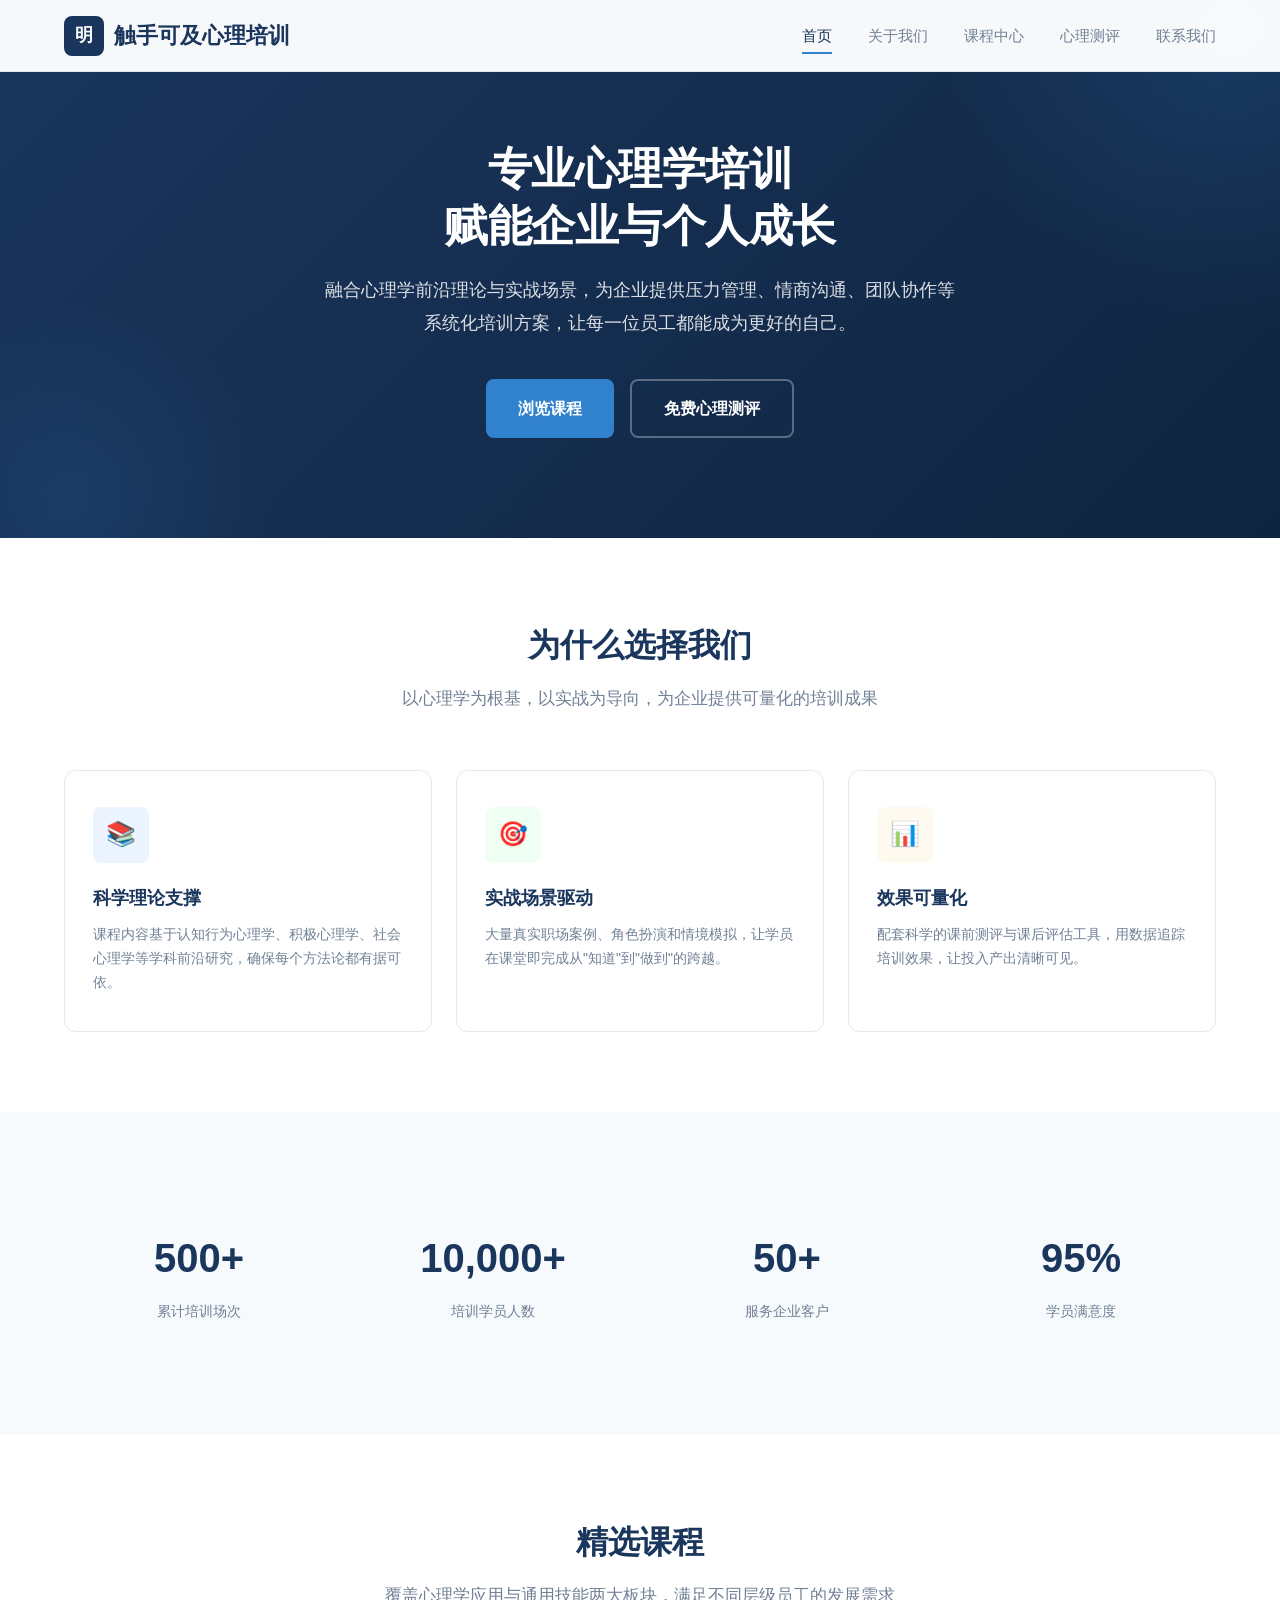
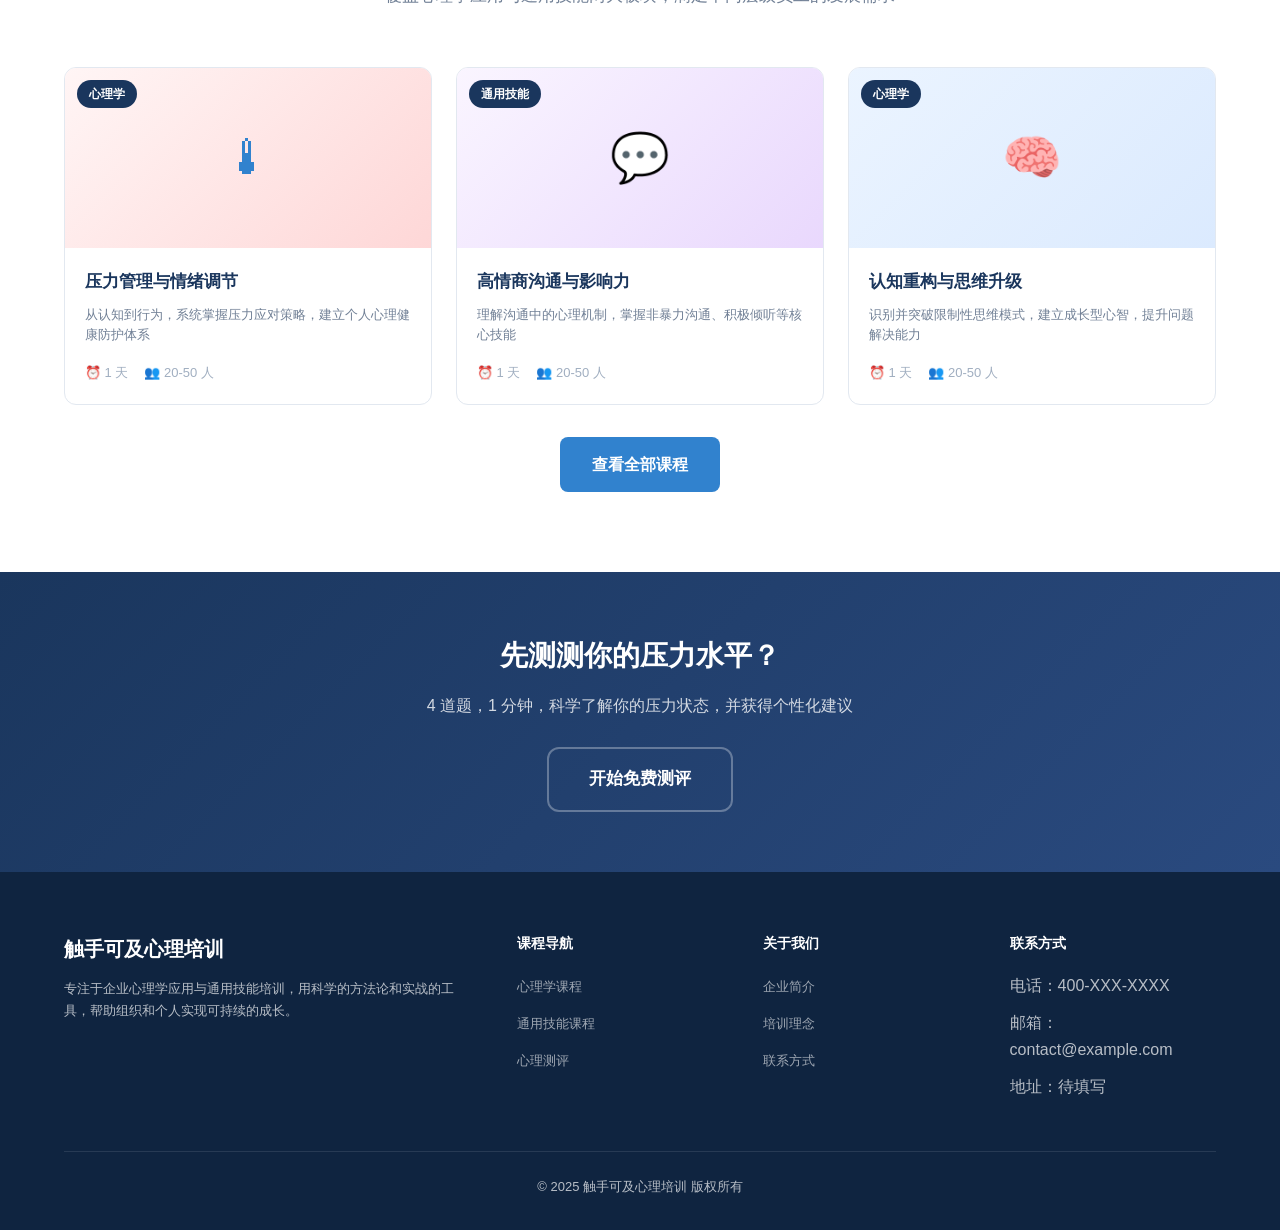
<file: index.html>
<!DOCTYPE html>
<html lang="zh-CN">
<head>
  <meta charset="UTF-8">
  <meta name="viewport" content="width=device-width, initial-scale=1.0">
  <title>触手可及心理培训 - 专业心理学与企业通用技能培训</title>
  <meta name="description" content="触手可及心理培训，专注为企业提供心理学应用、沟通能力、压力管理、情商提升等专业培训服务。科学测评+系统课程，赋能组织与个人成长。">
  <link rel="stylesheet" href="css/style.css">
</head>
<body>

<!-- Navigation -->
<nav class="nav">
  <div class="container">
    <a href="index.html" class="nav-logo">
      <span class="nav-logo-icon">明</span>
      触手可及心理培训
    </a>
    <ul class="nav-links">
      <li><a href="index.html" class="active">首页</a></li>
      <li><a href="about.html">关于我们</a></li>
      <li><a href="courses.html">课程中心</a></li>
      <li><a href="assessment.html">心理测评</a></li>
      <li><a href="contact.html">联系我们</a></li>
    </ul>
    <button class="mobile-toggle" aria-label="菜单">
      <span></span><span></span><span></span>
    </button>
  </div>
</nav>

<!-- Hero -->
<section class="hero">
  <div class="container">
    <h1>专业心理学培训<br>赋能企业与个人成长</h1>
    <p>融合心理学前沿理论与实战场景，为企业提供压力管理、情商沟通、团队协作等系统化培训方案，让每一位员工都能成为更好的自己。</p>
    <div class="hero-buttons">
      <a href="courses.html" class="btn btn-primary">浏览课程</a>
      <a href="assessment.html" class="btn btn-outline">免费心理测评</a>
    </div>
  </div>
</section>

<!-- Features -->
<section class="section">
  <div class="container">
    <div class="section-header">
      <h2>为什么选择我们</h2>
      <p>以心理学为根基，以实战为导向，为企业提供可量化的培训成果</p>
    </div>
    <div class="features-grid">
      <div class="feature-card">
        <div class="feature-icon blue">&#128218;</div>
        <h3>科学理论支撑</h3>
        <p>课程内容基于认知行为心理学、积极心理学、社会心理学等学科前沿研究，确保每个方法论都有据可依。</p>
      </div>
      <div class="feature-card">
        <div class="feature-icon green">&#127919;</div>
        <h3>实战场景驱动</h3>
        <p>大量真实职场案例、角色扮演和情境模拟，让学员在课堂即完成从"知道"到"做到"的跨越。</p>
      </div>
      <div class="feature-card">
        <div class="feature-icon orange">&#128202;</div>
        <h3>效果可量化</h3>
        <p>配套科学的课前测评与课后评估工具，用数据追踪培训效果，让投入产出清晰可见。</p>
      </div>
    </div>
  </div>
</section>

<!-- Stats -->
<section class="section bg-light">
  <div class="container">
    <div class="stats-grid">
      <div class="stat-card">
        <div class="stat-number">500+</div>
        <div class="stat-label">累计培训场次</div>
      </div>
      <div class="stat-card">
        <div class="stat-number">10,000+</div>
        <div class="stat-label">培训学员人数</div>
      </div>
      <div class="stat-card">
        <div class="stat-number">50+</div>
        <div class="stat-label">服务企业客户</div>
      </div>
      <div class="stat-card">
        <div class="stat-number">95%</div>
        <div class="stat-label">学员满意度</div>
      </div>
    </div>
  </div>
</section>

<!-- Featured Courses -->
<section class="section">
  <div class="container">
    <div class="section-header">
      <h2>精选课程</h2>
      <p>覆盖心理学应用与通用技能两大板块，满足不同层级员工的发展需求</p>
    </div>
    <div class="courses-grid">
      <a href="courses.html" class="course-card">
        <div class="course-card-img stress">
          <span class="course-card-badge">心理学</span>
          &#127777;
        </div>
        <div class="course-card-body">
          <h3>压力管理与情绪调节</h3>
          <p>从认知到行为，系统掌握压力应对策略，建立个人心理健康防护体系</p>
          <div class="course-meta">
            <span>&#9200; 1 天</span>
            <span>&#128101; 20-50 人</span>
          </div>
        </div>
      </a>
      <a href="courses.html" class="course-card">
        <div class="course-card-img comm">
          <span class="course-card-badge">通用技能</span>
          &#128172;
        </div>
        <div class="course-card-body">
          <h3>高情商沟通与影响力</h3>
          <p>理解沟通中的心理机制，掌握非暴力沟通、积极倾听等核心技能</p>
          <div class="course-meta">
            <span>&#9200; 1 天</span>
            <span>&#128101; 20-50 人</span>
          </div>
        </div>
      </a>
      <a href="courses.html" class="course-card">
        <div class="course-card-img psych">
          <span class="course-card-badge">心理学</span>
          &#129504;
        </div>
        <div class="course-card-body">
          <h3>认知重构与思维升级</h3>
          <p>识别并突破限制性思维模式，建立成长型心智，提升问题解决能力</p>
          <div class="course-meta">
            <span>&#9200; 1 天</span>
            <span>&#128101; 20-50 人</span>
          </div>
        </div>
      </a>
    </div>
    <div class="text-center mt-8">
      <a href="courses.html" class="btn btn-primary">查看全部课程</a>
    </div>
  </div>
</section>

<!-- Assessment CTA -->
<section class="cta-banner">
  <div class="container">
    <h2>先测测你的压力水平？</h2>
    <p>4 道题，1 分钟，科学了解你的压力状态，并获得个性化建议</p>
    <a href="assessment.html" class="btn btn-outline btn-lg">开始免费测评</a>
  </div>
</section>

<!-- Footer -->
<footer class="footer">
  <div class="container">
    <div class="footer-grid">
      <div class="footer-brand">
        <h3>触手可及心理培训</h3>
        <p>专注于企业心理学应用与通用技能培训，用科学的方法论和实战的工具，帮助组织和个人实现可持续的成长。</p>
      </div>
      <div class="footer-col">
        <h4>课程导航</h4>
        <ul>
          <li><a href="courses.html">心理学课程</a></li>
          <li><a href="courses.html">通用技能课程</a></li>
          <li><a href="assessment.html">心理测评</a></li>
        </ul>
      </div>
      <div class="footer-col">
        <h4>关于我们</h4>
        <ul>
          <li><a href="about.html">企业简介</a></li>
          <li><a href="about.html">培训理念</a></li>
          <li><a href="contact.html">联系方式</a></li>
        </ul>
      </div>
      <div class="footer-col">
        <h4>联系方式</h4>
        <ul>
          <li>电话：400-XXX-XXXX</li>
          <li>邮箱：contact@example.com</li>
          <li>地址：待填写</li>
        </ul>
      </div>
    </div>
    <div class="footer-bottom">
      &copy; 2025 触手可及心理培训 版权所有
    </div>
  </div>
</footer>

<script src="js/main.js"></script>
</body>
</html>
</file>
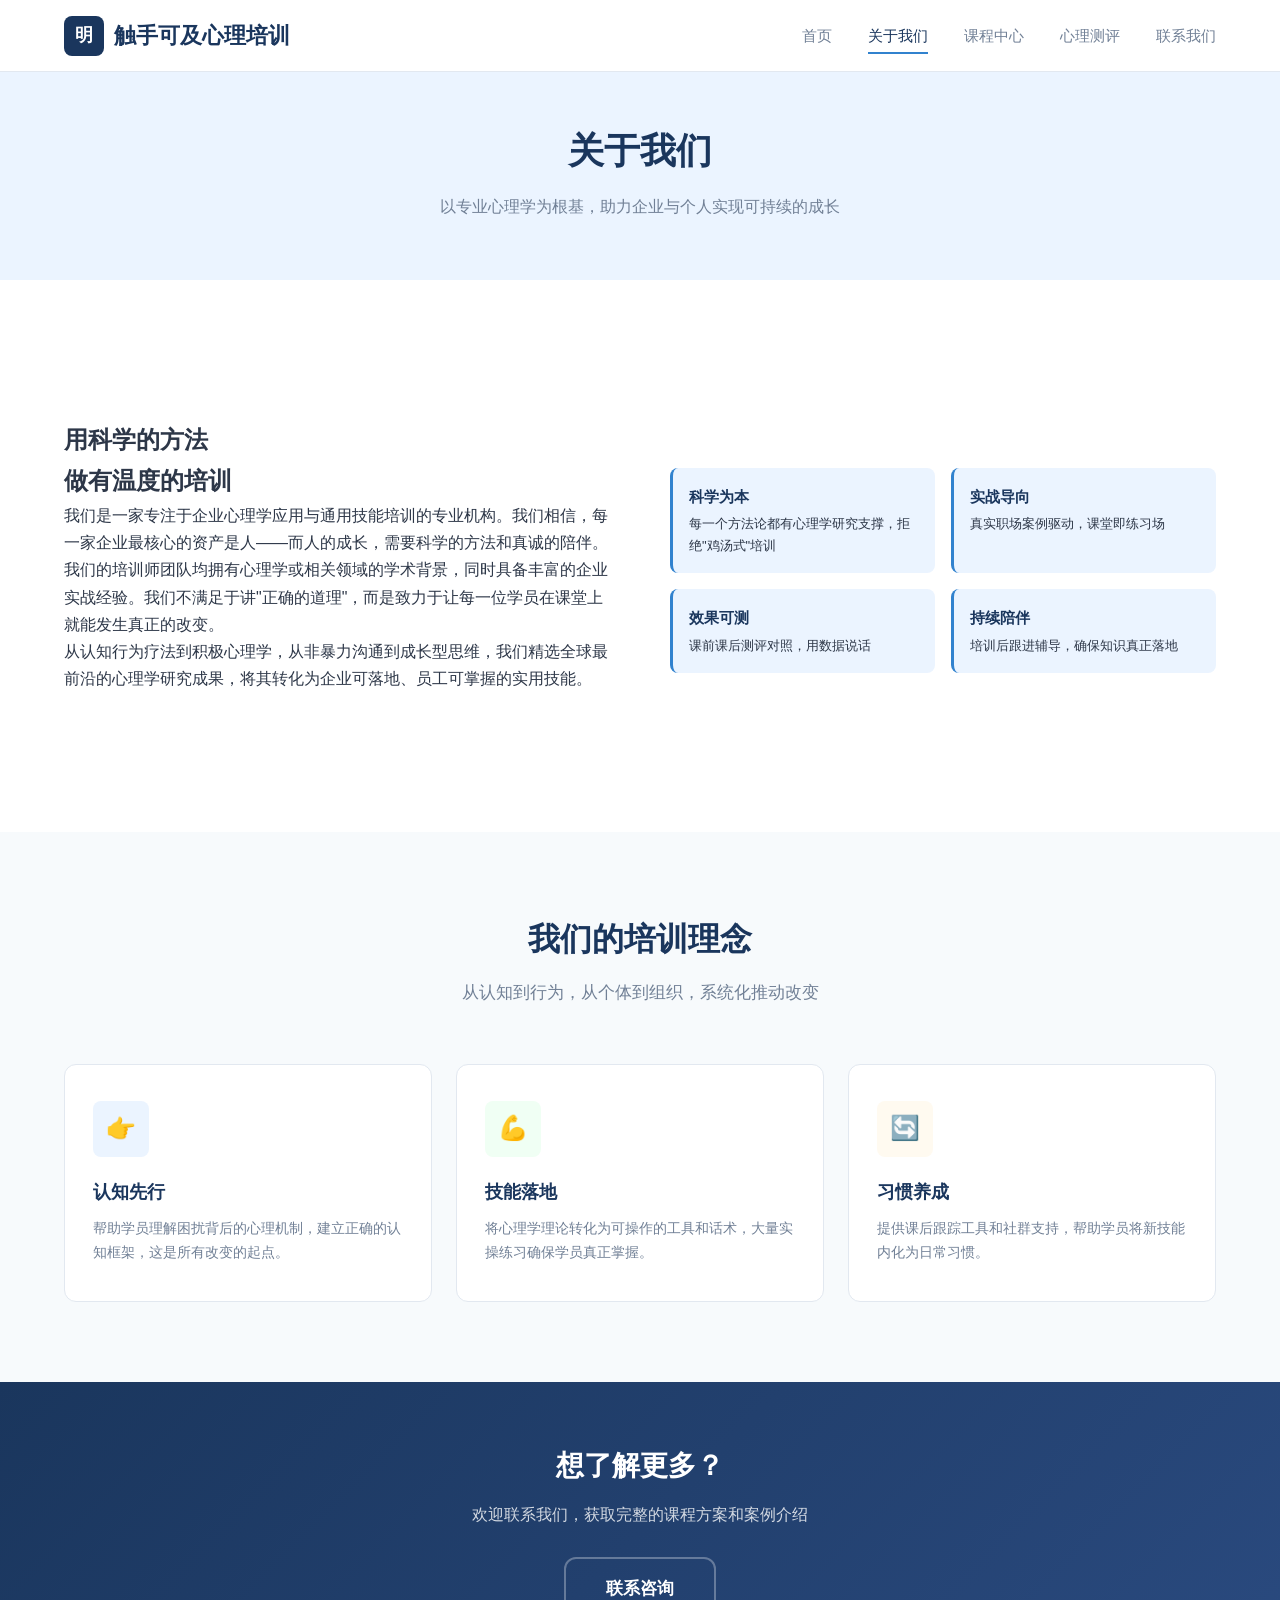
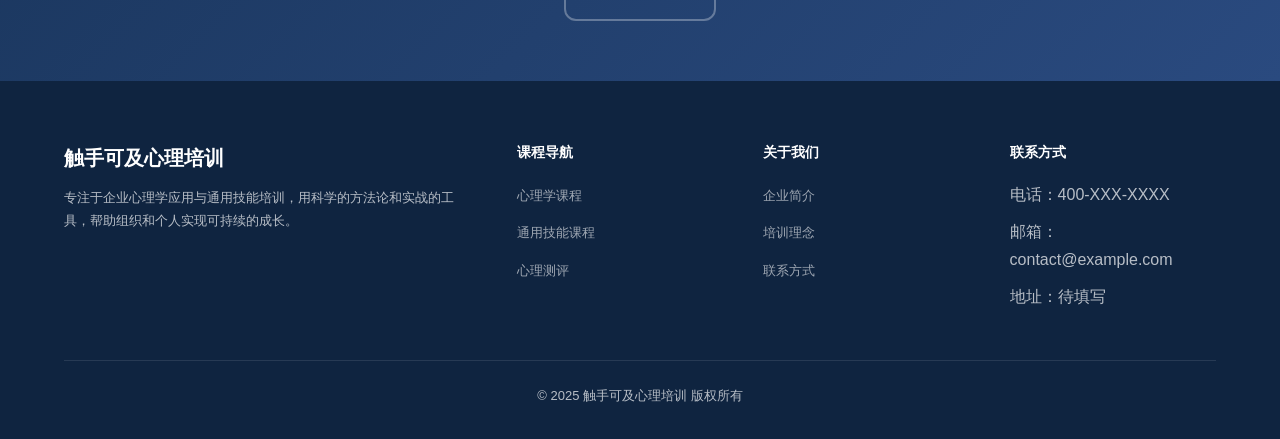
<file: about.html>
<!DOCTYPE html>
<html lang="zh-CN">
<head>
  <meta charset="UTF-8">
  <meta name="viewport" content="width=device-width, initial-scale=1.0">
  <title>关于我们 - 触手可及心理培训</title>
  <link rel="stylesheet" href="css/style.css">
</head>
<body>

<nav class="nav">
  <div class="container">
    <a href="index.html" class="nav-logo">
      <span class="nav-logo-icon">明</span>
      触手可及心理培训
    </a>
    <ul class="nav-links">
      <li><a href="index.html">首页</a></li>
      <li><a href="about.html" class="active">关于我们</a></li>
      <li><a href="courses.html">课程中心</a></li>
      <li><a href="assessment.html">心理测评</a></li>
      <li><a href="contact.html">联系我们</a></li>
    </ul>
    <button class="mobile-toggle" aria-label="菜单">
      <span></span><span></span><span></span>
    </button>
  </div>
</nav>

<section class="page-hero">
  <div class="container">
    <h1>关于我们</h1>
    <p>以专业心理学为根基，助力企业与个人实现可持续的成长</p>
  </div>
</section>

<section class="section">
  <div class="container">
    <div class="about-content">
      <div>
        <h2>用科学的方法<br>做有温度的培训</h2>
        <p>我们是一家专注于企业心理学应用与通用技能培训的专业机构。我们相信，每一家企业最核心的资产是人——而人的成长，需要科学的方法和真诚的陪伴。</p>
        <p>我们的培训师团队均拥有心理学或相关领域的学术背景，同时具备丰富的企业实战经验。我们不满足于讲"正确的道理"，而是致力于让每一位学员在课堂上就能发生真正的改变。</p>
        <p>从认知行为疗法到积极心理学，从非暴力沟通到成长型思维，我们精选全球最前沿的心理学研究成果，将其转化为企业可落地、员工可掌握的实用技能。</p>
      </div>
      <div>
        <div class="about-values">
          <div class="value-item">
            <h4>科学为本</h4>
            <p>每一个方法论都有心理学研究支撑，拒绝"鸡汤式"培训</p>
          </div>
          <div class="value-item">
            <h4>实战导向</h4>
            <p>真实职场案例驱动，课堂即练习场</p>
          </div>
          <div class="value-item">
            <h4>效果可测</h4>
            <p>课前课后测评对照，用数据说话</p>
          </div>
          <div class="value-item">
            <h4>持续陪伴</h4>
            <p>培训后跟进辅导，确保知识真正落地</p>
          </div>
        </div>
      </div>
    </div>
  </div>
</section>

<section class="section bg-light">
  <div class="container">
    <div class="section-header">
      <h2>我们的培训理念</h2>
      <p>从认知到行为，从个体到组织，系统化推动改变</p>
    </div>
    <div class="features-grid">
      <div class="feature-card">
        <div class="feature-icon blue">&#128073;</div>
        <h3>认知先行</h3>
        <p>帮助学员理解困扰背后的心理机制，建立正确的认知框架，这是所有改变的起点。</p>
      </div>
      <div class="feature-card">
        <div class="feature-icon green">&#128170;</div>
        <h3>技能落地</h3>
        <p>将心理学理论转化为可操作的工具和话术，大量实操练习确保学员真正掌握。</p>
      </div>
      <div class="feature-card">
        <div class="feature-icon orange">&#128260;</div>
        <h3>习惯养成</h3>
        <p>提供课后跟踪工具和社群支持，帮助学员将新技能内化为日常习惯。</p>
      </div>
    </div>
  </div>
</section>

<section class="cta-banner">
  <div class="container">
    <h2>想了解更多？</h2>
    <p>欢迎联系我们，获取完整的课程方案和案例介绍</p>
    <a href="contact.html" class="btn btn-outline btn-lg">联系咨询</a>
  </div>
</section>

<footer class="footer">
  <div class="container">
    <div class="footer-grid">
      <div class="footer-brand">
        <h3>触手可及心理培训</h3>
        <p>专注于企业心理学应用与通用技能培训，用科学的方法论和实战的工具，帮助组织和个人实现可持续的成长。</p>
      </div>
      <div class="footer-col">
        <h4>课程导航</h4>
        <ul>
          <li><a href="courses.html">心理学课程</a></li>
          <li><a href="courses.html">通用技能课程</a></li>
          <li><a href="assessment.html">心理测评</a></li>
        </ul>
      </div>
      <div class="footer-col">
        <h4>关于我们</h4>
        <ul>
          <li><a href="about.html">企业简介</a></li>
          <li><a href="about.html">培训理念</a></li>
          <li><a href="contact.html">联系方式</a></li>
        </ul>
      </div>
      <div class="footer-col">
        <h4>联系方式</h4>
        <ul>
          <li>电话：400-XXX-XXXX</li>
          <li>邮箱：contact@example.com</li>
          <li>地址：待填写</li>
        </ul>
      </div>
    </div>
    <div class="footer-bottom">
      &copy; 2025 触手可及心理培训 版权所有
    </div>
  </div>
</footer>

<script src="js/main.js"></script>
</body>
</html>
</file>
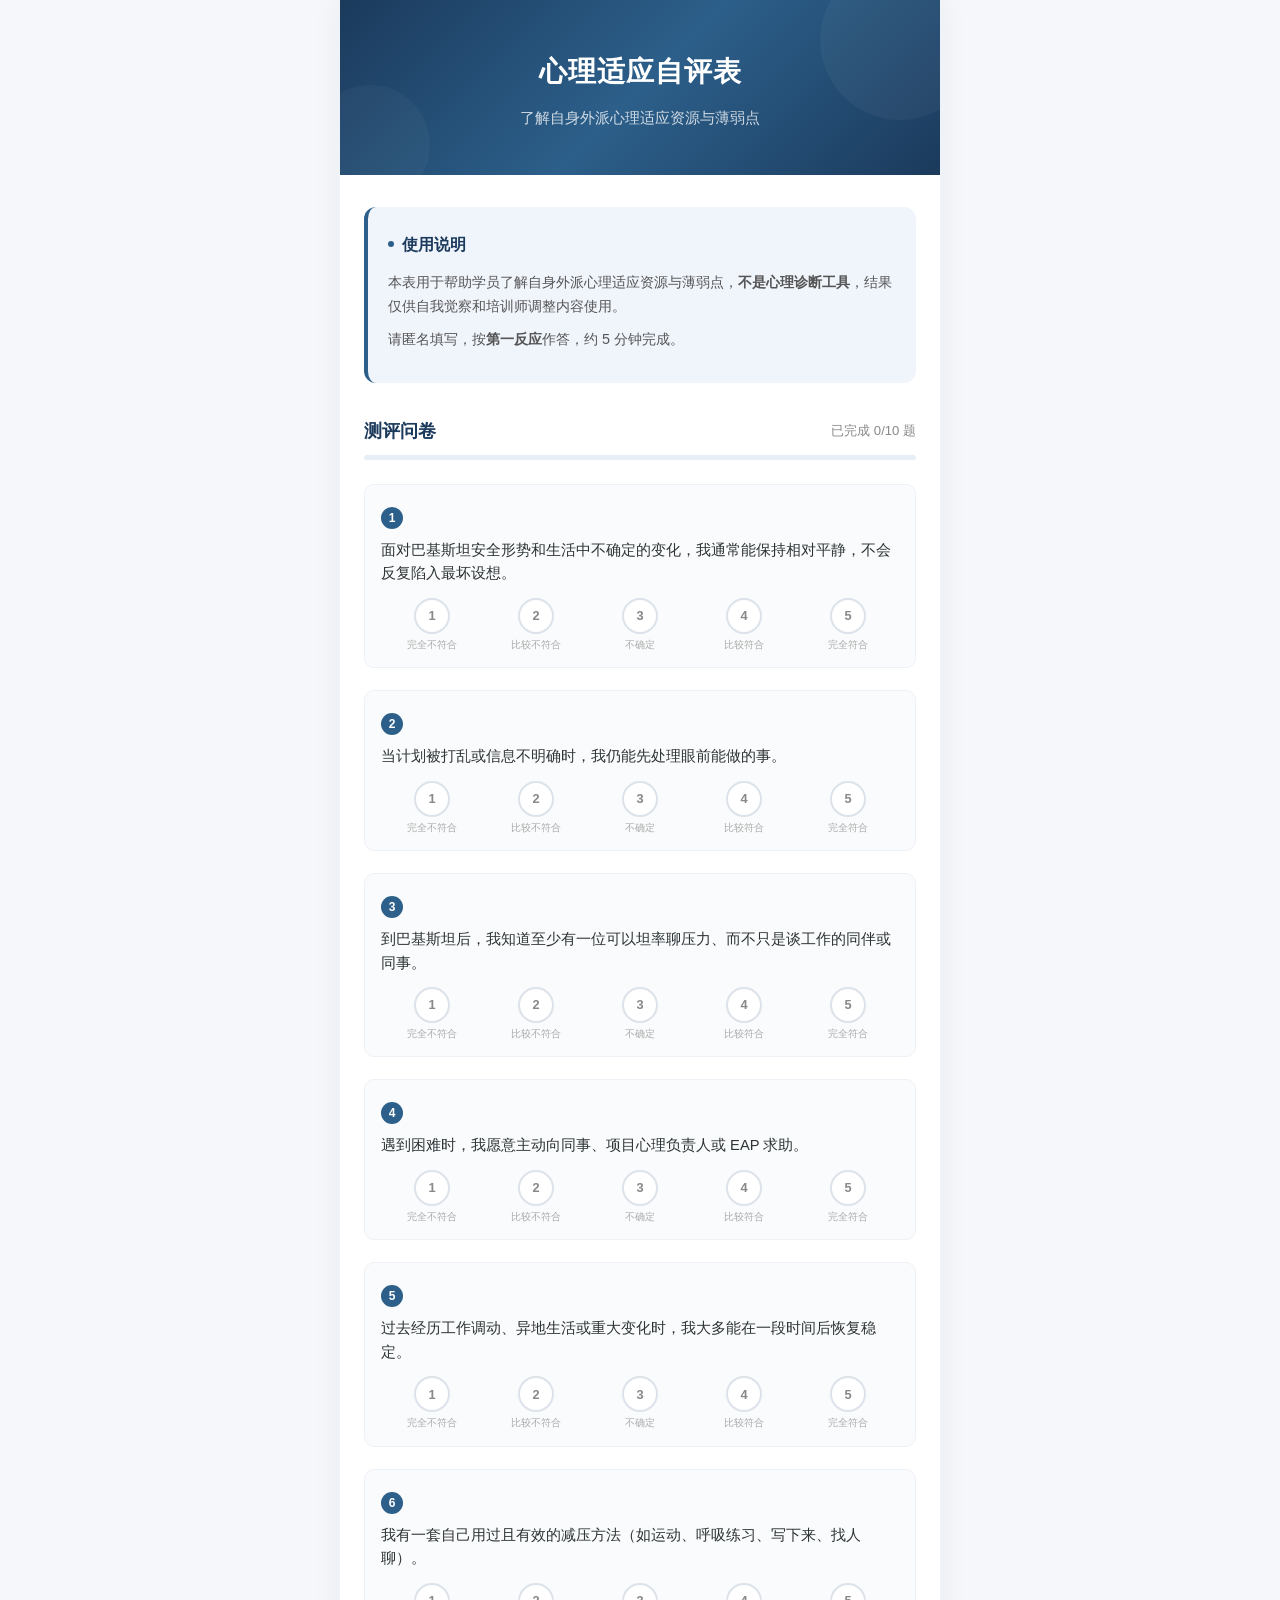
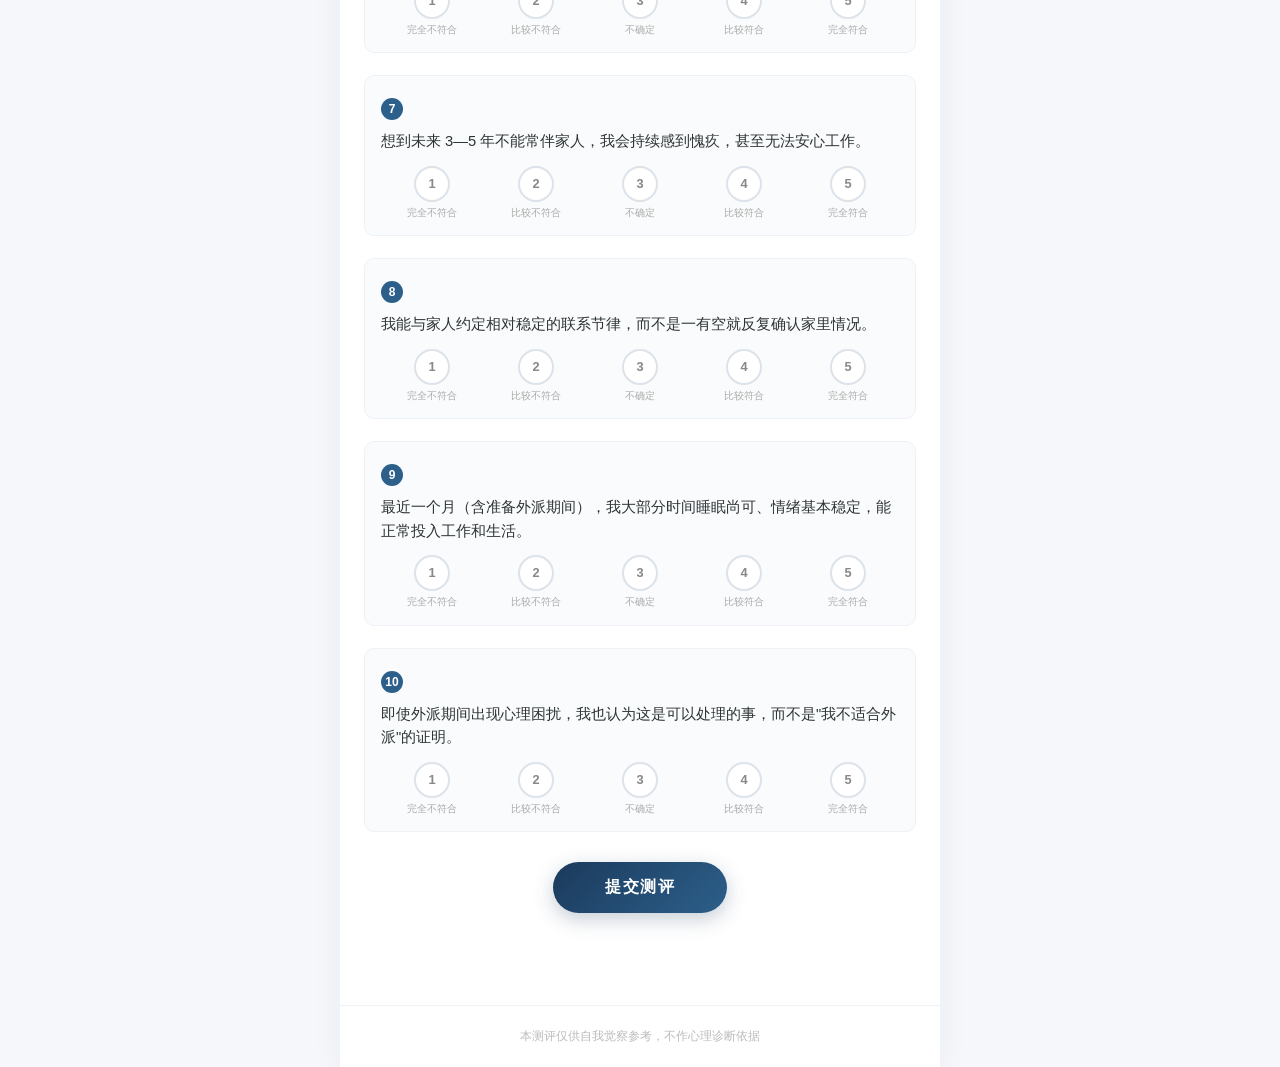
<file: adapt.html>
<!DOCTYPE html>
<html lang="zh-CN">
<head>
<meta charset="UTF-8">
<meta name="viewport" content="width=device-width, initial-scale=1.0">
<title>心理适应自评表</title>
<style>
  /* ===== 全局重置 ===== */
  *, *::before, *::after { box-sizing: border-box; margin: 0; padding: 0; }
  html { scroll-behavior: smooth; font-size: 16px; }
  body {
    font-family: -apple-system, BlinkMacSystemFont, "Segoe UI", "PingFang SC", "Hiragino Sans GB", "Microsoft YaHei", "Helvetica Neue", Arial, sans-serif;
    background: #F5F7FA;
    color: #2D3436;
    line-height: 1.7;
    -webkit-font-smoothing: antialiased;
  }

  /* ===== 主容器 ===== */
  .container {
    max-width: 600px;
    margin: 0 auto;
    background: #FFFFFF;
    min-height: 100vh;
    box-shadow: 0 0 30px rgba(27,58,92,0.06);
  }

  /* ===== 第1屏：标题区 ===== */
  .hero {
    background: linear-gradient(135deg, #1B3A5C 0%, #2C5F8A 50%, #1B3A5C 100%);
    color: #FFFFFF;
    padding: 48px 28px 44px;
    text-align: center;
    position: relative;
    overflow: hidden;
  }
  .hero::before {
    content: '';
    position: absolute;
    top: -40px; right: -40px;
    width: 160px; height: 160px;
    border-radius: 50%;
    background: rgba(255,255,255,0.04);
  }
  .hero::after {
    content: '';
    position: absolute;
    bottom: -30px; left: -30px;
    width: 120px; height: 120px;
    border-radius: 50%;
    background: rgba(255,255,255,0.03);
  }
  .hero h1 {
    font-size: 1.75rem;
    font-weight: 700;
    letter-spacing: 1px;
    margin-bottom: 10px;
    position: relative;
    z-index: 1;
  }
  .hero-subtitle {
    font-size: 0.92rem;
    color: rgba(255,255,255,0.78);
    position: relative;
    z-index: 1;
  }

  /* ===== 第2屏：指导语区 ===== */
  .instructions {
    padding: 32px 24px;
  }
  .instructions-card {
    background: #F0F4FB;
    border-radius: 12px;
    padding: 24px 20px;
    border-left: 4px solid #2C5F8A;
  }
  .instructions-card h3 {
    font-size: 1rem;
    color: #1B3A5C;
    margin-bottom: 12px;
    display: flex;
    align-items: center;
    gap: 8px;
  }
  .instructions-card h3::before {
    content: '';
    display: inline-block;
    width: 6px; height: 6px;
    background: #2C5F8A;
    border-radius: 50%;
  }
  .instructions-card p {
    font-size: 0.9rem;
    color: #555;
    margin-bottom: 8px;
  }

  /* ===== 第3屏：问卷区 ===== */
  .quiz {
    padding: 0 24px 32px;
  }
  .quiz-header {
    display: flex;
    justify-content: space-between;
    align-items: center;
    margin-bottom: 8px;
  }
  .quiz-header h2 {
    font-size: 1.15rem;
    color: #1B3A5C;
  }
  .progress-text {
    font-size: 0.82rem;
    color: #888;
  }
  .progress-bar {
    width: 100%;
    height: 5px;
    background: #E8EEF5;
    border-radius: 5px;
    margin-bottom: 24px;
    overflow: hidden;
  }
  .progress-fill {
    height: 100%;
    background: linear-gradient(90deg, #2C5F8A, #4A90D9);
    border-radius: 5px;
    transition: width 0.3s ease;
    width: 0%;
  }

  /* 题目项 */
  .question-item {
    margin-bottom: 22px;
    padding: 18px 16px 16px;
    background: #FAFBFC;
    border-radius: 10px;
    border: 1px solid #EEF1F5;
    transition: all 0.25s ease;
  }
  .question-item.answered {
    border-color: #C5D8EC;
    background: #F6F9FD;
  }
  .question-item.incomplete {
    border-color: #FFE0D0;
    background: #FFFAF6;
    animation: shake 0.5s ease;
  }
  @keyframes shake {
    0%, 100% { transform: translateX(0); }
    25% { transform: translateX(-4px); }
    75% { transform: translateX(4px); }
  }
  .question-num {
    display: inline-block;
    width: 22px; height: 22px;
    line-height: 22px;
    text-align: center;
    font-size: 0.75rem;
    font-weight: 700;
    color: #FFF;
    background: #2C5F8A;
    border-radius: 50%;
    margin-bottom: 10px;
    margin-right: 6px;
  }
  .question-text {
    font-size: 0.92rem;
    color: #2D3436;
    line-height: 1.6;
  }

  /* 量表选项组 */
  .scale-group {
    display: flex;
    justify-content: space-between;
    margin-top: 12px;
    gap: 2px;
  }
  .scale-option {
    flex: 1;
    text-align: center;
    cursor: pointer;
    user-select: none;
  }
  .scale-option input { display: none; }
  .scale-circle {
    display: flex;
    align-items: center;
    justify-content: center;
    width: 36px; height: 36px;
    margin: 0 auto 5px;
    border-radius: 50%;
    font-size: 0.8rem;
    font-weight: 600;
    color: #888;
    background: #FFF;
    border: 2px solid #DDE3EA;
    transition: all 0.2s ease;
  }
  .scale-option:hover .scale-circle {
    border-color: #4A90D9;
    color: #4A90D9;
  }
  .scale-option input:checked + .scale-circle {
    background: #2C5F8A;
    border-color: #2C5F8A;
    color: #FFF;
    box-shadow: 0 3px 10px rgba(44,95,138,0.3);
  }
  .scale-label {
    display: block;
    font-size: 0.62rem;
    line-height: 1.25;
    color: #AAA;
    transition: color 0.2s;
  }
  .scale-option input:checked ~ .scale-label {
    color: #2C5F8A;
    font-weight: 600;
  }

  /* 提交按钮 */
  .submit-section {
    text-align: center;
    padding: 8px 0 40px;
  }
  .btn-submit {
    display: inline-block;
    padding: 15px 52px;
    font-size: 1rem;
    font-weight: 600;
    color: #FFF;
    background: linear-gradient(135deg, #1B3A5C, #2C5F8A);
    border: none;
    border-radius: 30px;
    cursor: pointer;
    letter-spacing: 1.5px;
    transition: all 0.3s ease;
    box-shadow: 0 6px 20px rgba(27,58,92,0.25);
  }
  .btn-submit:hover {
    transform: translateY(-2px);
    box-shadow: 0 10px 28px rgba(27,58,92,0.35);
  }
  .btn-submit:active {
    transform: translateY(0);
  }

  /* ===== 第4屏：结果区 ===== */
  .results {
    display: none;
    padding: 0 24px 48px;
  }
  .results.show { display: block; }

  .result-header {
    text-align: center;
    padding: 32px 16px 24px;
    border-bottom: 1px solid #EEF1F5;
    margin-bottom: 24px;
  }
  .result-header h2 {
    font-size: 1.4rem;
    color: #1B3A5C;
    margin-bottom: 6px;
  }
  .result-header .score-big {
    font-size: 3.5rem;
    font-weight: 800;
    color: #2C5F8A;
    line-height: 1;
    margin: 8px 0 4px;
  }
  .result-header .score-label {
    font-size: 0.9rem;
    color: #888;
  }

  /* 区间定位条 */
  .spectrum-section {
    margin: 20px 0 24px;
  }
  .spectrum-title {
    font-size: 0.82rem;
    color: #888;
    margin-bottom: 10px;
    text-align: center;
  }
  .spectrum-bar {
    position: relative;
    height: 14px;
    background: linear-gradient(90deg,
      #E74C3C 0%, #E74C3C 50%,
      #E9A23B 50%, #E9A23B 75%,
      #27AE60 75%, #27AE60 100%
    );
    border-radius: 7px;
    margin-bottom: 30px;
  }
  .spectrum-marker {
    position: absolute;
    top: -7px;
    width: 28px; height: 28px;
    background: #FFF;
    border: 3px solid #1B3A5C;
    border-radius: 50%;
    transform: translateX(-50%);
    box-shadow: 0 2px 10px rgba(0,0,0,0.25);
    transition: left 0.8s cubic-bezier(0.34, 1.56, 0.64, 1);
    z-index: 2;
  }
  .spectrum-labels {
    position: relative;
    width: 100%;
    height: 56px;
    margin-top: 4px;
  }
  .spectrum-label {
    position: absolute;
    top: 0;
    transform: translateX(-50%);
    text-align: center;
    font-size: 0.68rem;
    line-height: 1.4;
  }
  .spectrum-label .zone-name {
    display: block;
    font-weight: 600;
    color: #444;
    margin-bottom: 1px;
  }
  .spectrum-label .zone-range {
    display: block;
    font-size: 0.62rem;
    color: #999;
  }
  .spectrum-label .zone-tag {
    display: block;
    font-size: 0.6rem;
    color: #AAA;
  }
  .spectrum-tick {
    position: absolute;
    top: -30px;
    width: 2px;
    height: 30px;
    background: #1B3A5C;
    transform: translateX(-50%);
    border-radius: 1px;
  }
  .spectrum-tick-score {
    position: absolute;
    top: -44px;
    transform: translateX(-50%);
    font-size: 0.65rem;
    font-weight: 700;
    color: #1B3A5C;
  }

  /* 结果卡片 */
  .result-card {
    background: linear-gradient(135deg, #F0F4FB, #E8F0FE);
    border-radius: 14px;
    padding: 24px 20px;
    margin-bottom: 20px;
    border-left: 5px solid #2C5F8A;
  }
  .result-card h3 {
    font-size: 1.05rem;
    color: #1B3A5C;
    margin-bottom: 10px;
  }
  .result-card .category-tag {
    display: inline-block;
    padding: 5px 16px;
    border-radius: 20px;
    font-size: 0.82rem;
    font-weight: 600;
    color: #FFF;
    margin-bottom: 12px;
  }
  .tag-weak { background: #E74C3C; }
  .tag-average { background: #E9A23B; }
  .tag-good { background: #27AE60; }
  .result-card .interpretation {
    font-size: 0.9rem;
    color: #555;
    line-height: 1.8;
  }

  /* 维度分析 */
  .dim-section {
    background: #FFF;
    border: 1px solid #EEF1F5;
    border-radius: 14px;
    padding: 20px 18px;
    margin-bottom: 20px;
  }
  .dim-section h3 {
    font-size: 1rem;
    color: #1B3A5C;
    margin-bottom: 4px;
  }
  .dim-section .dim-sub {
    font-size: 0.78rem;
    color: #999;
    margin-bottom: 16px;
  }
  .dim-row {
    margin-bottom: 16px;
  }
  .dim-row:last-child { margin-bottom: 0; }
  .dim-top {
    display: flex;
    justify-content: space-between;
    align-items: baseline;
    margin-bottom: 6px;
  }
  .dim-name {
    font-size: 0.86rem;
    color: #444;
    font-weight: 500;
  }
  .dim-score {
    font-size: 0.85rem;
    color: #888;
    font-weight: 600;
  }
  .dim-score .weak-tag {
    display: inline-block;
    margin-left: 6px;
    padding: 1px 8px;
    font-size: 0.66rem;
    font-weight: 600;
    color: #FFF;
    background: #E74C3C;
    border-radius: 10px;
    vertical-align: middle;
  }
  .dim-bar-bg {
    height: 8px;
    background: #EEF1F5;
    border-radius: 4px;
    overflow: hidden;
  }
  .dim-bar-fill {
    height: 100%;
    border-radius: 4px;
    background: linear-gradient(90deg, #2C5F8A, #4A90D9);
    transition: width 0.9s cubic-bezier(0.34, 1.56, 0.64, 1);
    width: 0%;
  }
  .dim-bar-fill.weak {
    background: linear-gradient(90deg, #E88B7A, #E74C3C);
  }
  .dim-advice {
    font-size: 0.78rem;
    color: #8A6D3B;
    background: #FFFBF0;
    border-radius: 8px;
    padding: 8px 12px;
    margin-top: 8px;
    line-height: 1.6;
    display: none;
  }
  .dim-advice.show { display: block; }

  /* 预警卡片 */
  .warning-section {
    margin-bottom: 20px;
  }
  .warning-card {
    background: #FEF6F5;
    border: 1px solid #F5D5D0;
    border-left: 4px solid #E74C3C;
    border-radius: 10px;
    padding: 14px 16px;
    margin-bottom: 12px;
  }
  .warning-card h4 {
    font-size: 0.88rem;
    color: #C0392B;
    margin-bottom: 6px;
    display: flex;
    align-items: center;
    gap: 6px;
  }
  .warning-card h4::before {
    content: '!';
    display: inline-flex;
    align-items: center;
    justify-content: center;
    width: 18px; height: 18px;
    font-size: 0.72rem;
    font-weight: 700;
    color: #FFF;
    background: #E74C3C;
    border-radius: 50%;
  }
  .warning-card p {
    font-size: 0.82rem;
    color: #7A5C58;
    line-height: 1.65;
  }

  /* 提示区域 */
  .tip-card {
    background: #FFFBF0;
    border: 1px solid #F0E4C8;
    border-radius: 10px;
    padding: 18px 16px;
    margin-bottom: 20px;
  }
  .tip-card h4 {
    font-size: 0.88rem;
    color: #B8860B;
    margin-bottom: 6px;
  }
  .tip-card p {
    font-size: 0.85rem;
    color: #777;
    line-height: 1.7;
  }

  /* 重新测评按钮 */
  .btn-retry {
    display: block;
    margin: 0 auto;
    padding: 13px 40px;
    font-size: 0.92rem;
    font-weight: 600;
    color: #2C5F8A;
    background: #FFF;
    border: 2px solid #2C5F8A;
    border-radius: 30px;
    cursor: pointer;
    letter-spacing: 1px;
    transition: all 0.3s ease;
  }
  .btn-retry:hover {
    background: #F0F4FB;
  }

  /* ===== 页脚 ===== */
  .footer {
    text-align: center;
    padding: 20px;
    font-size: 0.75rem;
    color: #BBB;
    border-top: 1px solid #F0F2F5;
    margin-top: 20px;
  }

  /* ===== 响应式微调 ===== */
  @media (max-width: 420px) {
    .hero { padding: 36px 20px 32px; }
    .hero h1 { font-size: 1.45rem; }
    .scale-circle { width: 32px; height: 32px; font-size: 0.74rem; }
    .scale-label { font-size: 0.56rem; }
    .question-item { padding: 14px 12px 12px; }
    .dim-name { font-size: 0.8rem; }
  }
</style>
</head>
<body>
<div class="container">

  <!-- ===== 第1屏：标题区 ===== -->
  <section class="hero">
    <h1>心理适应自评表</h1>
    <p class="hero-subtitle">了解自身外派心理适应资源与薄弱点</p>
  </section>

  <!-- ===== 第2屏：指导语 ===== -->
  <section class="instructions" id="instructions">
    <div class="instructions-card">
      <h3>使用说明</h3>
      <p>本表用于帮助学员了解自身外派心理适应资源与薄弱点，<strong>不是心理诊断工具</strong>，结果仅供自我觉察和培训师调整内容使用。</p>
      <p>请匿名填写，按<strong>第一反应</strong>作答，约 5 分钟完成。</p>
    </div>
  </section>

  <!-- ===== 第3屏：问卷区 ===== -->
  <section class="quiz" id="quiz">
    <div class="quiz-header">
      <h2>测评问卷</h2>
      <span class="progress-text">已完成 <span id="answeredCount">0</span>/10 题</span>
    </div>
    <div class="progress-bar">
      <div class="progress-fill" id="progressFill"></div>
    </div>

    <form id="quizForm">
      <!-- Q1 -->
      <div class="question-item" data-q="1">
        <span class="question-num">1</span>
        <div class="question-text">面对巴基斯坦安全形势和生活中不确定的变化，我通常能保持相对平静，不会反复陷入最坏设想。</div>
        <div class="scale-group">
          <label class="scale-option"><input type="radio" name="q1" value="1"><span class="scale-circle">1</span><span class="scale-label">完全不符合</span></label>
          <label class="scale-option"><input type="radio" name="q1" value="2"><span class="scale-circle">2</span><span class="scale-label">比较不符合</span></label>
          <label class="scale-option"><input type="radio" name="q1" value="3"><span class="scale-circle">3</span><span class="scale-label">不确定</span></label>
          <label class="scale-option"><input type="radio" name="q1" value="4"><span class="scale-circle">4</span><span class="scale-label">比较符合</span></label>
          <label class="scale-option"><input type="radio" name="q1" value="5"><span class="scale-circle">5</span><span class="scale-label">完全符合</span></label>
        </div>
      </div>

      <!-- Q2 -->
      <div class="question-item" data-q="2">
        <span class="question-num">2</span>
        <div class="question-text">当计划被打乱或信息不明确时，我仍能先处理眼前能做的事。</div>
        <div class="scale-group">
          <label class="scale-option"><input type="radio" name="q2" value="1"><span class="scale-circle">1</span><span class="scale-label">完全不符合</span></label>
          <label class="scale-option"><input type="radio" name="q2" value="2"><span class="scale-circle">2</span><span class="scale-label">比较不符合</span></label>
          <label class="scale-option"><input type="radio" name="q2" value="3"><span class="scale-circle">3</span><span class="scale-label">不确定</span></label>
          <label class="scale-option"><input type="radio" name="q2" value="4"><span class="scale-circle">4</span><span class="scale-label">比较符合</span></label>
          <label class="scale-option"><input type="radio" name="q2" value="5"><span class="scale-circle">5</span><span class="scale-label">完全符合</span></label>
        </div>
      </div>

      <!-- Q3 -->
      <div class="question-item" data-q="3">
        <span class="question-num">3</span>
        <div class="question-text">到巴基斯坦后，我知道至少有一位可以坦率聊压力、而不只是谈工作的同伴或同事。</div>
        <div class="scale-group">
          <label class="scale-option"><input type="radio" name="q3" value="1"><span class="scale-circle">1</span><span class="scale-label">完全不符合</span></label>
          <label class="scale-option"><input type="radio" name="q3" value="2"><span class="scale-circle">2</span><span class="scale-label">比较不符合</span></label>
          <label class="scale-option"><input type="radio" name="q3" value="3"><span class="scale-circle">3</span><span class="scale-label">不确定</span></label>
          <label class="scale-option"><input type="radio" name="q3" value="4"><span class="scale-circle">4</span><span class="scale-label">比较符合</span></label>
          <label class="scale-option"><input type="radio" name="q3" value="5"><span class="scale-circle">5</span><span class="scale-label">完全符合</span></label>
        </div>
      </div>

      <!-- Q4 -->
      <div class="question-item" data-q="4">
        <span class="question-num">4</span>
        <div class="question-text">遇到困难时，我愿意主动向同事、项目心理负责人或 EAP 求助。</div>
        <div class="scale-group">
          <label class="scale-option"><input type="radio" name="q4" value="1"><span class="scale-circle">1</span><span class="scale-label">完全不符合</span></label>
          <label class="scale-option"><input type="radio" name="q4" value="2"><span class="scale-circle">2</span><span class="scale-label">比较不符合</span></label>
          <label class="scale-option"><input type="radio" name="q4" value="3"><span class="scale-circle">3</span><span class="scale-label">不确定</span></label>
          <label class="scale-option"><input type="radio" name="q4" value="4"><span class="scale-circle">4</span><span class="scale-label">比较符合</span></label>
          <label class="scale-option"><input type="radio" name="q4" value="5"><span class="scale-circle">5</span><span class="scale-label">完全符合</span></label>
        </div>
      </div>

      <!-- Q5 -->
      <div class="question-item" data-q="5">
        <span class="question-num">5</span>
        <div class="question-text">过去经历工作调动、异地生活或重大变化时，我大多能在一段时间后恢复稳定。</div>
        <div class="scale-group">
          <label class="scale-option"><input type="radio" name="q5" value="1"><span class="scale-circle">1</span><span class="scale-label">完全不符合</span></label>
          <label class="scale-option"><input type="radio" name="q5" value="2"><span class="scale-circle">2</span><span class="scale-label">比较不符合</span></label>
          <label class="scale-option"><input type="radio" name="q5" value="3"><span class="scale-circle">3</span><span class="scale-label">不确定</span></label>
          <label class="scale-option"><input type="radio" name="q5" value="4"><span class="scale-circle">4</span><span class="scale-label">比较符合</span></label>
          <label class="scale-option"><input type="radio" name="q5" value="5"><span class="scale-circle">5</span><span class="scale-label">完全符合</span></label>
        </div>
      </div>

      <!-- Q6 -->
      <div class="question-item" data-q="6">
        <span class="question-num">6</span>
        <div class="question-text">我有一套自己用过且有效的减压方法（如运动、呼吸练习、写下来、找人聊）。</div>
        <div class="scale-group">
          <label class="scale-option"><input type="radio" name="q6" value="1"><span class="scale-circle">1</span><span class="scale-label">完全不符合</span></label>
          <label class="scale-option"><input type="radio" name="q6" value="2"><span class="scale-circle">2</span><span class="scale-label">比较不符合</span></label>
          <label class="scale-option"><input type="radio" name="q6" value="3"><span class="scale-circle">3</span><span class="scale-label">不确定</span></label>
          <label class="scale-option"><input type="radio" name="q6" value="4"><span class="scale-circle">4</span><span class="scale-label">比较符合</span></label>
          <label class="scale-option"><input type="radio" name="q6" value="5"><span class="scale-circle">5</span><span class="scale-label">完全符合</span></label>
        </div>
      </div>

      <!-- Q7 - 反向计分 -->
      <div class="question-item" data-q="7">
        <span class="question-num">7</span>
        <div class="question-text">想到未来 3—5 年不能常伴家人，我会持续感到愧疚，甚至无法安心工作。</div>
        <div class="scale-group">
          <label class="scale-option"><input type="radio" name="q7" value="1"><span class="scale-circle">1</span><span class="scale-label">完全不符合</span></label>
          <label class="scale-option"><input type="radio" name="q7" value="2"><span class="scale-circle">2</span><span class="scale-label">比较不符合</span></label>
          <label class="scale-option"><input type="radio" name="q7" value="3"><span class="scale-circle">3</span><span class="scale-label">不确定</span></label>
          <label class="scale-option"><input type="radio" name="q7" value="4"><span class="scale-circle">4</span><span class="scale-label">比较符合</span></label>
          <label class="scale-option"><input type="radio" name="q7" value="5"><span class="scale-circle">5</span><span class="scale-label">完全符合</span></label>
        </div>
      </div>

      <!-- Q8 -->
      <div class="question-item" data-q="8">
        <span class="question-num">8</span>
        <div class="question-text">我能与家人约定相对稳定的联系节律，而不是一有空就反复确认家里情况。</div>
        <div class="scale-group">
          <label class="scale-option"><input type="radio" name="q8" value="1"><span class="scale-circle">1</span><span class="scale-label">完全不符合</span></label>
          <label class="scale-option"><input type="radio" name="q8" value="2"><span class="scale-circle">2</span><span class="scale-label">比较不符合</span></label>
          <label class="scale-option"><input type="radio" name="q8" value="3"><span class="scale-circle">3</span><span class="scale-label">不确定</span></label>
          <label class="scale-option"><input type="radio" name="q8" value="4"><span class="scale-circle">4</span><span class="scale-label">比较符合</span></label>
          <label class="scale-option"><input type="radio" name="q8" value="5"><span class="scale-circle">5</span><span class="scale-label">完全符合</span></label>
        </div>
      </div>

      <!-- Q9 -->
      <div class="question-item" data-q="9">
        <span class="question-num">9</span>
        <div class="question-text">最近一个月（含准备外派期间），我大部分时间睡眠尚可、情绪基本稳定，能正常投入工作和生活。</div>
        <div class="scale-group">
          <label class="scale-option"><input type="radio" name="q9" value="1"><span class="scale-circle">1</span><span class="scale-label">完全不符合</span></label>
          <label class="scale-option"><input type="radio" name="q9" value="2"><span class="scale-circle">2</span><span class="scale-label">比较不符合</span></label>
          <label class="scale-option"><input type="radio" name="q9" value="3"><span class="scale-circle">3</span><span class="scale-label">不确定</span></label>
          <label class="scale-option"><input type="radio" name="q9" value="4"><span class="scale-circle">4</span><span class="scale-label">比较符合</span></label>
          <label class="scale-option"><input type="radio" name="q9" value="5"><span class="scale-circle">5</span><span class="scale-label">完全符合</span></label>
        </div>
      </div>

      <!-- Q10 -->
      <div class="question-item" data-q="10">
        <span class="question-num">10</span>
        <div class="question-text">即使外派期间出现心理困扰，我也认为这是可以处理的事，而不是"我不适合外派"的证明。</div>
        <div class="scale-group">
          <label class="scale-option"><input type="radio" name="q10" value="1"><span class="scale-circle">1</span><span class="scale-label">完全不符合</span></label>
          <label class="scale-option"><input type="radio" name="q10" value="2"><span class="scale-circle">2</span><span class="scale-label">比较不符合</span></label>
          <label class="scale-option"><input type="radio" name="q10" value="3"><span class="scale-circle">3</span><span class="scale-label">不确定</span></label>
          <label class="scale-option"><input type="radio" name="q10" value="4"><span class="scale-circle">4</span><span class="scale-label">比较符合</span></label>
          <label class="scale-option"><input type="radio" name="q10" value="5"><span class="scale-circle">5</span><span class="scale-label">完全符合</span></label>
        </div>
      </div>

      <div class="submit-section">
        <button type="button" class="btn-submit" id="btnSubmit" onclick="submitQuiz()">提交测评</button>
      </div>
    </form>
  </section>

  <!-- ===== 第4屏：结果区 ===== -->
  <section class="results" id="results">
    <div class="result-header">
      <h2>测评结果</h2>
      <div class="score-big" id="scoreTotal">—</div>
      <div class="score-label">心理适应资源总分（满分 50 分）</div>
    </div>

    <!-- 区间定位条 -->
    <div class="spectrum-section">
      <div class="spectrum-title">你的整体心理适应水平</div>
      <div class="spectrum-bar">
        <div class="spectrum-marker" id="spectrumMarker" style="left: 0%;"></div>
      </div>
      <!-- 刻度标注 -->
      <div style="position:relative;height:18px;width:100%;margin-bottom:8px;">
        <span class="spectrum-tick" style="left:0%;"></span>
        <span class="spectrum-tick-score" style="left:0%;">10</span>
        <span class="spectrum-tick" style="left:50%;"></span>
        <span class="spectrum-tick-score" style="left:50%;">30</span>
        <span class="spectrum-tick" style="left:75%;"></span>
        <span class="spectrum-tick-score" style="left:75%;">40</span>
        <span class="spectrum-tick" style="left:100%;"></span>
        <span class="spectrum-tick-score" style="left:100%;">50</span>
      </div>
      <!-- 区间标签 -->
      <div class="spectrum-labels">
        <span class="spectrum-label" style="left:25%;">
          <span class="zone-name">资源薄弱</span>
          <span class="zone-range">10 - 29 分</span>
          <span class="zone-tag">需个别跟进</span>
        </span>
        <span class="spectrum-label" style="left:62.5%;">
          <span class="zone-name">总体一般</span>
          <span class="zone-range">30 - 39 分</span>
          <span class="zone-tag">关注薄弱维度</span>
        </span>
        <span class="spectrum-label" style="left:87.5%;">
          <span class="zone-name">资源较好</span>
          <span class="zone-range">40 - 50 分</span>
          <span class="zone-tag">稳定力量</span>
        </span>
      </div>
    </div>

    <!-- 结果解读卡片 -->
    <div class="result-card" id="resultCard"></div>

    <!-- 维度分析 -->
    <div class="dim-section">
      <h3>维度分析</h3>
      <div class="dim-sub">每维度 2 题，满分 10 分。≤6 分提示为需优先补强的资源短板。</div>
      <div id="dimList"></div>
    </div>

    <!-- 预警提示 -->
    <div class="warning-section" id="warningSection" style="display:none;"></div>

    <!-- 暖心提示 -->
    <div class="tip-card" id="tipCard"></div>

    <button class="btn-retry" onclick="retryQuiz()">重新测评</button>
  </section>

  <!-- ===== 页脚 ===== -->
  <div class="footer">
    本测评仅供自我觉察参考，不作心理诊断依据
  </div>

</div>

<script>
// ===== 配置 =====
const TOTAL_ITEMS = 10;
const REVERSE_ITEMS = [7];              // 反向计分题（5点量表：6 - 原始分）
const DIMENSIONS = [
  { key: 'tolerance', name: '不确定性容忍度',     items: [1, 2] },
  { key: 'support',   name: '社交支持与求助',     items: [3, 4] },
  { key: 'coping',    name: '既往应对经验与技能', items: [5, 6] },
  { key: 'family',    name: '家庭牵挂与分离应对', items: [7, 8] }
];

// 反向计分（5 点量表）
function convertScore(qNum, raw) {
  return REVERSE_ITEMS.indexOf(qNum) !== -1 ? (6 - raw) : raw;
}

// ===== 进度跟踪 =====
function updateProgress() {
  const answeredUnique = new Set();
  document.querySelectorAll('#quizForm input[type="radio"]:checked').forEach(r => {
    answeredUnique.add(r.name);
  });
  const count = answeredUnique.size;
  document.getElementById('answeredCount').textContent = count;
  document.getElementById('progressFill').style.width = (count / TOTAL_ITEMS * 100) + '%';

  document.querySelectorAll('.question-item').forEach(item => {
    const qNum = item.dataset.q;
    const answered = document.querySelector('input[name="q' + qNum + '"]:checked');
    if (answered) {
      item.classList.add('answered');
      item.classList.remove('incomplete');
    }
  });
}

document.querySelectorAll('#quizForm input[type="radio"]').forEach(input => {
  input.addEventListener('change', function() {
    updateProgress();
    const item = this.closest('.question-item');
    item.classList.remove('incomplete');
  });
});

// ===== 结果解读数据 =====
const interpretations = {
  weak: {
    category: '适应资源相对薄弱',
    tagClass: 'tag-weak',
    text: '你的心理适应资源目前相对薄弱。这并不意味着"不适合外派"，而是提示在踏上这段旅程前，有若干方面值得获得更多准备与支持。建议在培训后主动与 EAP 或项目心理负责人做一次个别沟通，为自己搭建更稳固的支持系统。<strong>求助是一种能力，而非软弱。</strong>'
  },
  average: {
    category: '心理适应资源总体一般',
    tagClass: 'tag-average',
    text: '你的心理适应资源总体处于一般水平。在某些方面你已有不错的储备，但也存在一些相对薄弱的环节（见下方维度分析）。这些薄弱点并非"问题"，而是培训中值得优先练习的方向。有针对性地补强，往往能带来明显的提升。'
  },
  good: {
    category: '心理适应资源较好',
    tagClass: 'tag-good',
    text: '你的心理适应资源整体较好。面对不确定变化与异地生活的挑战，你拥有相对稳定的内在支撑，也较善于调动身边的支持。在同伴守护（Peer Support）中，你很可能就是那股可靠的稳定力量。建议继续保持已有做法，同时留意长期外派中可能累积的疲劳，定期自我关照。'
  }
};

const dimAdvice = {
  tolerance: '面对不确定时容易反复陷入最坏设想。可练习"担忧检验"：把担心写下来，区分"可行动"与"不可控"的部分，把精力放回当下可控之事。',
  support:   '支持的可得性与求助意愿偏低。建议主动认识 1—2 位可以坦率聊压力的同伴，从一次小小的求助开始，逐步建立"求助是能力"的体验。',
  coping:    '尚未形成稳定有效的减压方法。可以回顾过往成功应对变化的经历，梳理出属于自己的"减压工具箱"（运动、呼吸、书写、倾诉等），并固定练习。',
  family:    '对家庭的牵挂与分离焦虑较重。可尝试与家人约定相对稳定的联系节律，减少"反复确认"带来的消耗，同时练习对愧疚感的认知重构。'
};

const tips = {
  weak: '薄弱不等于不合格。你此刻看到自己的短板，本身就是一次重要的自我觉察。接下来一周，可以先从最容易的一个维度入手，做一件小小的、可完成的事，让"我能应对"的体验开始累积。',
  average: '你已具备一定的基础。建议把注意力放在下方标注"需补强"的维度上——补齐最短的那块木板，往往比拉长最长的更有效。',
  good: '你的资源储备是你的优势。将它转化为影响力吧——在同伴守护中，你的一句"我懂，我们一起想办法"可能就是别人最重要的支撑。同时也别忘了，稳定的人也需要被关照。'
};

// ===== 提交测评 =====
function submitQuiz() {
  let allAnswered = true;
  const incompleteItems = [];

  for (let i = 1; i <= TOTAL_ITEMS; i++) {
    const selected = document.querySelector('input[name="q' + i + '"]:checked');
    if (!selected) {
      allAnswered = false;
      incompleteItems.push(i);
    }
  }

  if (!allAnswered) {
    incompleteItems.forEach(qNum => {
      const item = document.querySelector('.question-item[data-q="' + qNum + '"]');
      item.classList.add('incomplete');
      setTimeout(() => item.classList.remove('incomplete'), 600);
    });
    const firstIncomplete = document.querySelector('.question-item[data-q="' + incompleteItems[0] + '"]');
    firstIncomplete.scrollIntoView({ behavior: 'smooth', block: 'center' });
    return;
  }

  // 读取原始分
  const raw = {};
  for (let i = 1; i <= TOTAL_ITEMS; i++) {
    raw[i] = parseInt(document.querySelector('input[name="q' + i + '"]:checked').value);
  }

  // 计算总分（转换后）
  let totalScore = 0;
  for (let i = 1; i <= TOTAL_ITEMS; i++) {
    totalScore += convertScore(i, raw[i]);
  }

  // 确定水平
  let levelKey;
  if (totalScore <= 29) levelKey = 'weak';
  else if (totalScore <= 39) levelKey = 'average';
  else levelKey = 'good';

  const interp = interpretations[levelKey];

  // 显示总分
  document.getElementById('scoreTotal').textContent = totalScore;

  // 区间定位条：范围 10—50
  const markerPos = Math.max(0, Math.min(100, ((totalScore - 10) / 40) * 100));
  document.getElementById('spectrumMarker').style.left = markerPos + '%';

  // 结果卡片
  document.getElementById('resultCard').innerHTML =
    '<span class="category-tag ' + interp.tagClass + '">' + interp.category + '（' + totalScore + ' 分）</span>' +
    '<div class="interpretation">' + interp.text + '</div>';

  // 维度分析
  let dimHtml = '';
  DIMENSIONS.forEach(dim => {
    const score = dim.items.reduce((sum, q) => sum + convertScore(q, raw[q]), 0);
    const isWeak = score <= 6;
    const pct = (score / 10) * 100;
    dimHtml +=
      '<div class="dim-row">' +
        '<div class="dim-top">' +
          '<span class="dim-name">' + dim.name + '</span>' +
          '<span class="dim-score">' + score + ' / 10' + (isWeak ? '<span class="weak-tag">需补强</span>' : '') + '</span>' +
        '</div>' +
        '<div class="dim-bar-bg"><div class="dim-bar-fill' + (isWeak ? ' weak' : '') + '" data-pct="' + pct + '"></div></div>' +
        '<div class="dim-advice' + (isWeak ? ' show' : '') + '">' + dimAdvice[dim.key] + '</div>' +
      '</div>';
  });
  document.getElementById('dimList').innerHTML = dimHtml;

  // 动画填充维度条
  setTimeout(() => {
    document.querySelectorAll('#dimList .dim-bar-fill').forEach(bar => {
      bar.style.width = bar.dataset.pct + '%';
    });
  }, 100);

  // 单题预警
  const warnings = [];
  if (raw[9] <= 2) {
    warnings.push({
      title: '情绪与睡眠状态需关注',
      text: '第 9 题显示你最近一个月的睡眠与情绪状态值得留意。培训后建议与项目心理负责人或 EAP 个别沟通，获得针对性的支持。'
    });
  }
  if (raw[7] >= 4) {
    warnings.push({
      title: '对家庭的愧疚感较重',
      text: '第 7 题提示"不能常伴家人"带来的愧疚感较重。可重点练习"愧疚感认知重构"与家庭沟通节律设计。'
    });
  }
  if (raw[4] <= 2) {
    warnings.push({
      title: '求助意愿偏低',
      text: '第 4 题提示主动求助的意愿偏低。可在培训中强化"求助是能力而非软弱"的认知，从小范围开始练习。'
    });
  }

  const warningSection = document.getElementById('warningSection');
  if (warnings.length > 0) {
    warningSection.innerHTML = warnings.map(w =>
      '<div class="warning-card"><h4>' + w.title + '</h4><p>' + w.text + '</p></div>'
    ).join('');
    warningSection.style.display = 'block';
  } else {
    warningSection.innerHTML = '';
    warningSection.style.display = 'none';
  }

  // 提示卡片
  document.getElementById('tipCard').innerHTML =
    '<h4>给 你 的 一 点 建 议</h4>' +
    '<p>' + tips[levelKey] + '</p>';

  // 显示结果区
  document.getElementById('results').classList.add('show');

  setTimeout(() => {
    document.getElementById('results').scrollIntoView({ behavior: 'smooth', block: 'start' });
  }, 150);
}

// ===== 重新测评 =====
function retryQuiz() {
  document.querySelectorAll('#quizForm input[type="radio"]').forEach(input => {
    input.checked = false;
  });
  document.querySelectorAll('.question-item').forEach(item => {
    item.classList.remove('answered', 'incomplete');
  });
  document.getElementById('results').classList.remove('show');
  updateProgress();
  window.scrollTo({ top: 0, behavior: 'smooth' });
}
</script>
</body>
</html>
</file>
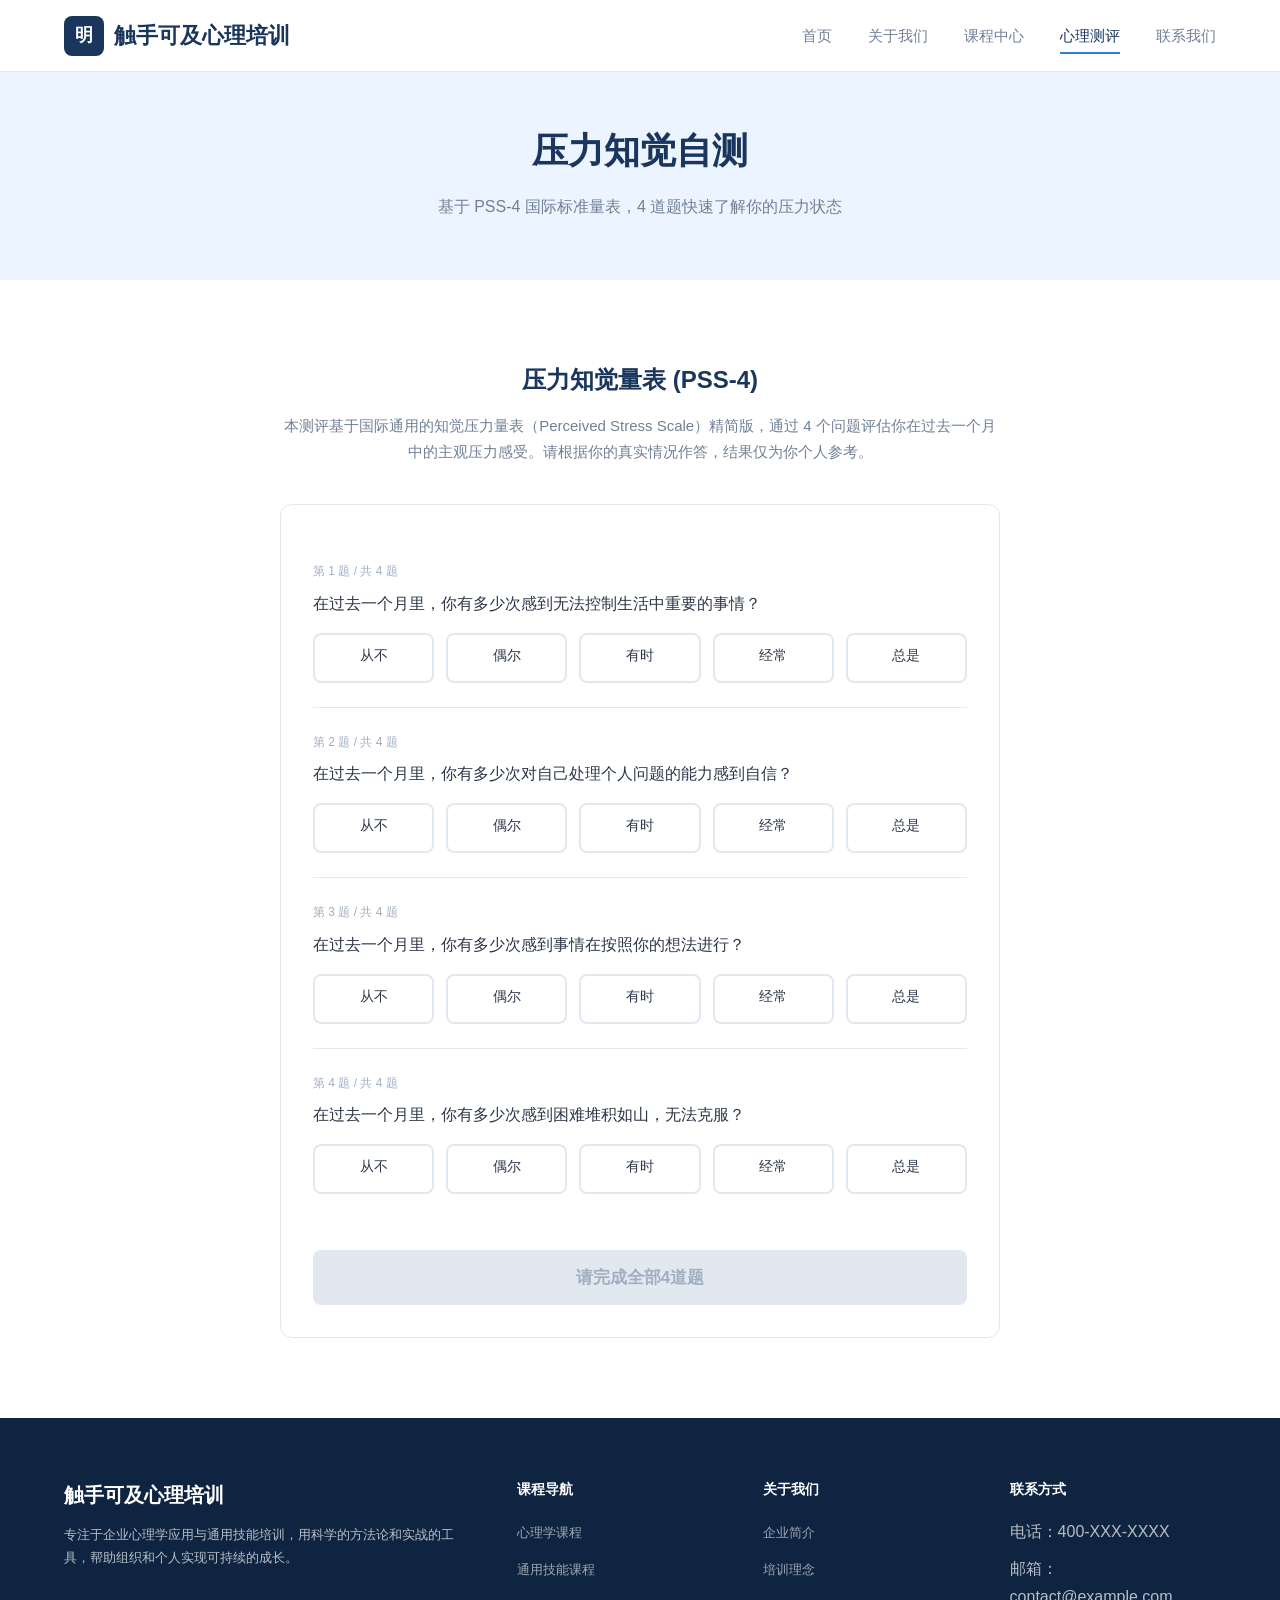
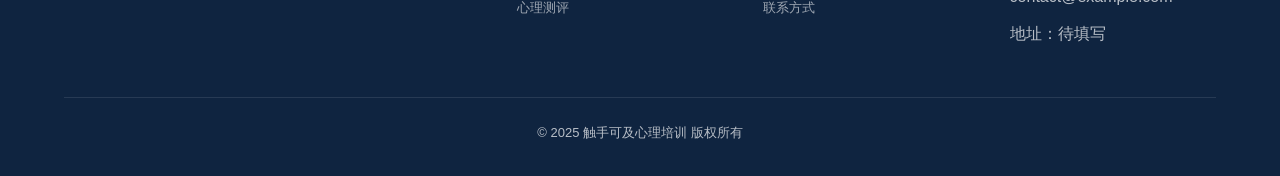
<file: assessment.html>
<!DOCTYPE html>
<html lang="zh-CN">
<head>
  <meta charset="UTF-8">
  <meta name="viewport" content="width=device-width, initial-scale=1.0">
  <title>压力自测 - 触手可及心理培训</title>
  <link rel="stylesheet" href="css/style.css">
</head>
<body>

<nav class="nav">
  <div class="container">
    <a href="index.html" class="nav-logo">
      <span class="nav-logo-icon">明</span>
      触手可及心理培训
    </a>
    <ul class="nav-links">
      <li><a href="index.html">首页</a></li>
      <li><a href="about.html">关于我们</a></li>
      <li><a href="courses.html">课程中心</a></li>
      <li><a href="assessment.html" class="active">心理测评</a></li>
      <li><a href="contact.html">联系我们</a></li>
    </ul>
    <button class="mobile-toggle" aria-label="菜单">
      <span></span><span></span><span></span>
    </button>
  </div>
</nav>

<section class="page-hero">
  <div class="container">
    <h1>压力知觉自测</h1>
    <p>基于 PSS-4 国际标准量表，4 道题快速了解你的压力状态</p>
  </div>
</section>

<section class="section">
  <div class="container">
    <div class="assessment-container">

      <div class="assessment-intro">
        <h2>压力知觉量表 (PSS-4)</h2>
        <p>本测评基于国际通用的知觉压力量表（Perceived Stress Scale）精简版，通过 4 个问题评估你在过去一个月中的主观压力感受。请根据你的真实情况作答，结果仅为你个人参考。</p>
      </div>

      <div id="assessment-form" class="assessment-form">
        <div id="questions-container"></div>
        <button id="submit-assessment" class="submit-btn" disabled>请完成全部 4 道题</button>
      </div>

      <div id="result-section" class="result-section">
        <div class="result-card">
          <div id="result-score" class="result-score">0 / 16</div>
          <div id="result-title" class="result-title"></div>
          <div id="result-desc" class="result-desc"></div>
          <div class="result-tips">
            <h4>个性化建议</h4>
            <ul id="result-tips-list"></ul>
          </div>
          <button id="retry-btn" class="retry-btn">重新测试</button>
        </div>

        <div style="margin-top:32px; text-align:center;">
          <p style="font-size:14px;color:#a0aec0;margin-bottom:16px;">想系统学习压力管理技能？</p>
          <a href="courses.html" class="btn btn-primary">查看压力管理课程</a>
        </div>
      </div>

    </div>
  </div>
</section>

<footer class="footer">
  <div class="container">
    <div class="footer-grid">
      <div class="footer-brand">
        <h3>触手可及心理培训</h3>
        <p>专注于企业心理学应用与通用技能培训，用科学的方法论和实战的工具，帮助组织和个人实现可持续的成长。</p>
      </div>
      <div class="footer-col">
        <h4>课程导航</h4>
        <ul>
          <li><a href="courses.html">心理学课程</a></li>
          <li><a href="courses.html">通用技能课程</a></li>
          <li><a href="assessment.html">心理测评</a></li>
        </ul>
      </div>
      <div class="footer-col">
        <h4>关于我们</h4>
        <ul>
          <li><a href="about.html">企业简介</a></li>
          <li><a href="about.html">培训理念</a></li>
          <li><a href="contact.html">联系方式</a></li>
        </ul>
      </div>
      <div class="footer-col">
        <h4>联系方式</h4>
        <ul>
          <li>电话：400-XXX-XXXX</li>
          <li>邮箱：contact@example.com</li>
          <li>地址：待填写</li>
        </ul>
      </div>
    </div>
    <div class="footer-bottom">
      &copy; 2025 触手可及心理培训 版权所有
    </div>
  </div>
</footer>

<script src="js/main.js"></script>
<script src="js/assessment.js"></script>
</body>
</html>
</file>
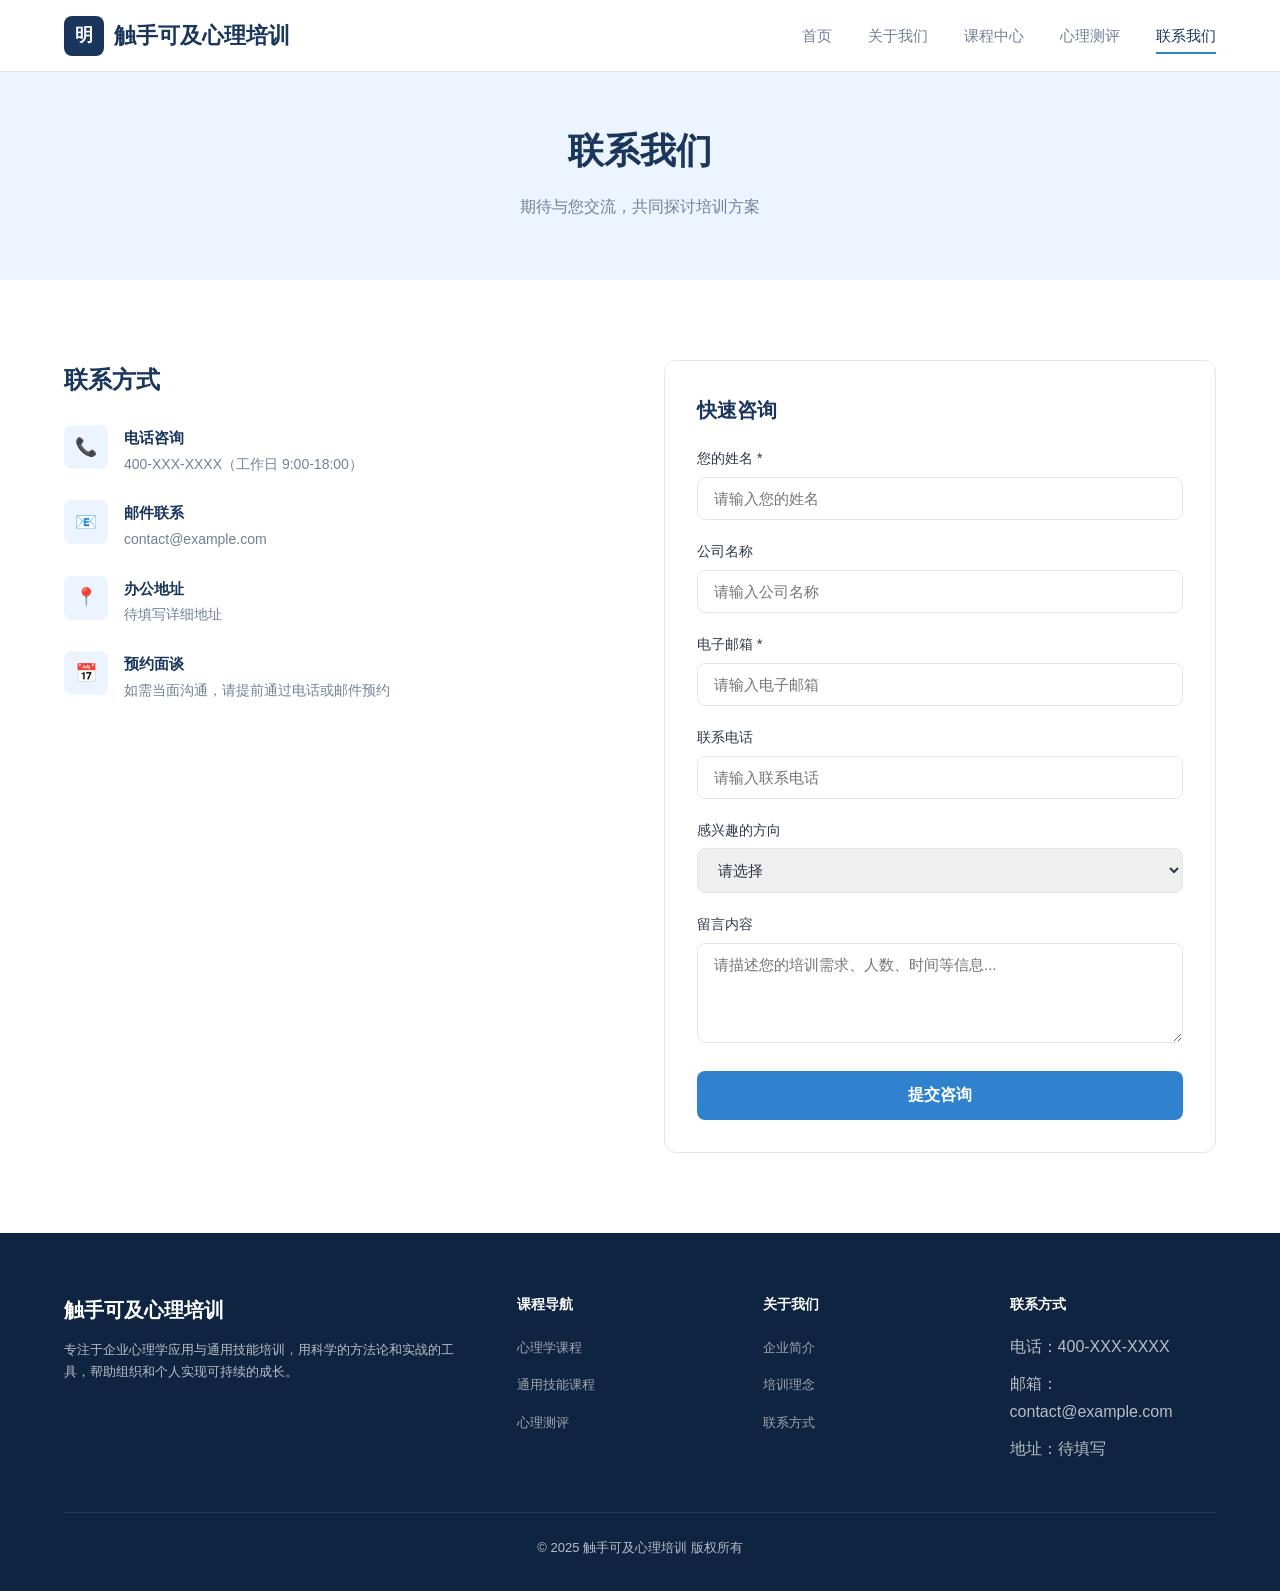
<file: contact.html>
<!DOCTYPE html>
<html lang="zh-CN">
<head>
  <meta charset="UTF-8">
  <meta name="viewport" content="width=device-width, initial-scale=1.0">
  <title>联系我们 - 触手可及心理培训</title>
  <link rel="stylesheet" href="css/style.css">
</head>
<body>

<nav class="nav">
  <div class="container">
    <a href="index.html" class="nav-logo">
      <span class="nav-logo-icon">明</span>
      触手可及心理培训
    </a>
    <ul class="nav-links">
      <li><a href="index.html">首页</a></li>
      <li><a href="about.html">关于我们</a></li>
      <li><a href="courses.html">课程中心</a></li>
      <li><a href="assessment.html">心理测评</a></li>
      <li><a href="contact.html" class="active">联系我们</a></li>
    </ul>
    <button class="mobile-toggle" aria-label="菜单">
      <span></span><span></span><span></span>
    </button>
  </div>
</nav>

<section class="page-hero">
  <div class="container">
    <h1>联系我们</h1>
    <p>期待与您交流，共同探讨培训方案</p>
  </div>
</section>

<section class="section">
  <div class="container">
    <div class="contact-grid">

      <div class="contact-info">
        <h2>联系方式</h2>
        <div class="contact-item">
          <div class="contact-icon">&#128222;</div>
          <div>
            <h4>电话咨询</h4>
            <p>400-XXX-XXXX（工作日 9:00-18:00）</p>
          </div>
        </div>
        <div class="contact-item">
          <div class="contact-icon">&#128231;</div>
          <div>
            <h4>邮件联系</h4>
            <p>contact@example.com</p>
          </div>
        </div>
        <div class="contact-item">
          <div class="contact-icon">&#128205;</div>
          <div>
            <h4>办公地址</h4>
            <p>待填写详细地址</p>
          </div>
        </div>
        <div class="contact-item">
          <div class="contact-icon">&#128197;</div>
          <div>
            <h4>预约面谈</h4>
            <p>如需当面沟通，请提前通过电话或邮件预约</p>
          </div>
        </div>
      </div>

      <div class="contact-form">
        <h2 style="font-size:20px;font-weight:700;color:var(--primary);margin-bottom:20px;">快速咨询</h2>
        <form id="contact-form" onsubmit="handleSubmit(event)">
          <div class="form-group">
            <label for="name">您的姓名 *</label>
            <input type="text" id="name" required placeholder="请输入您的姓名">
          </div>
          <div class="form-group">
            <label for="company">公司名称</label>
            <input type="text" id="company" placeholder="请输入公司名称">
          </div>
          <div class="form-group">
            <label for="email">电子邮箱 *</label>
            <input type="email" id="email" required placeholder="请输入电子邮箱">
          </div>
          <div class="form-group">
            <label for="phone">联系电话</label>
            <input type="tel" id="phone" placeholder="请输入联系电话">
          </div>
          <div class="form-group">
            <label for="interest">感兴趣的方向</label>
            <select id="interest">
              <option value="">请选择</option>
              <option value="stress">压力管理与情绪调节</option>
              <option value="communication">高情商沟通</option>
              <option value="cognition">认知重构与思维升级</option>
              <option value="conflict">冲突管理</option>
              <option value="eq">情商开发</option>
              <option value="leadership">领导力发展</option>
              <option value="custom">定制化方案</option>
              <option value="other">其他</option>
            </select>
          </div>
          <div class="form-group">
            <label for="message">留言内容</label>
            <textarea id="message" placeholder="请描述您的培训需求、人数、时间等信息..."></textarea>
          </div>
          <button type="submit" class="form-submit">提交咨询</button>
        </form>
      </div>

    </div>
  </div>
</section>

<footer class="footer">
  <div class="container">
    <div class="footer-grid">
      <div class="footer-brand">
        <h3>触手可及心理培训</h3>
        <p>专注于企业心理学应用与通用技能培训，用科学的方法论和实战的工具，帮助组织和个人实现可持续的成长。</p>
      </div>
      <div class="footer-col">
        <h4>课程导航</h4>
        <ul>
          <li><a href="courses.html">心理学课程</a></li>
          <li><a href="courses.html">通用技能课程</a></li>
          <li><a href="assessment.html">心理测评</a></li>
        </ul>
      </div>
      <div class="footer-col">
        <h4>关于我们</h4>
        <ul>
          <li><a href="about.html">企业简介</a></li>
          <li><a href="about.html">培训理念</a></li>
          <li><a href="contact.html">联系方式</a></li>
        </ul>
      </div>
      <div class="footer-col">
        <h4>联系方式</h4>
        <ul>
          <li>电话：400-XXX-XXXX</li>
          <li>邮箱：contact@example.com</li>
          <li>地址：待填写</li>
        </ul>
      </div>
    </div>
    <div class="footer-bottom">
      &copy; 2025 触手可及心理培训 版权所有
    </div>
  </div>
</footer>

<script src="js/main.js"></script>
<script>
function handleSubmit(e) {
  e.preventDefault();
  const btn = e.target.querySelector('button[type="submit"]');
  const originalText = btn.textContent;
  btn.textContent = '已收到，我们会尽快回复！';
  btn.style.background = '#38a169';
  btn.disabled = true;
  setTimeout(() => {
    btn.textContent = originalText;
    btn.style.background = '';
    btn.disabled = false;
    e.target.reset();
  }, 3000);
}
</script>
</body>
</html>
</file>
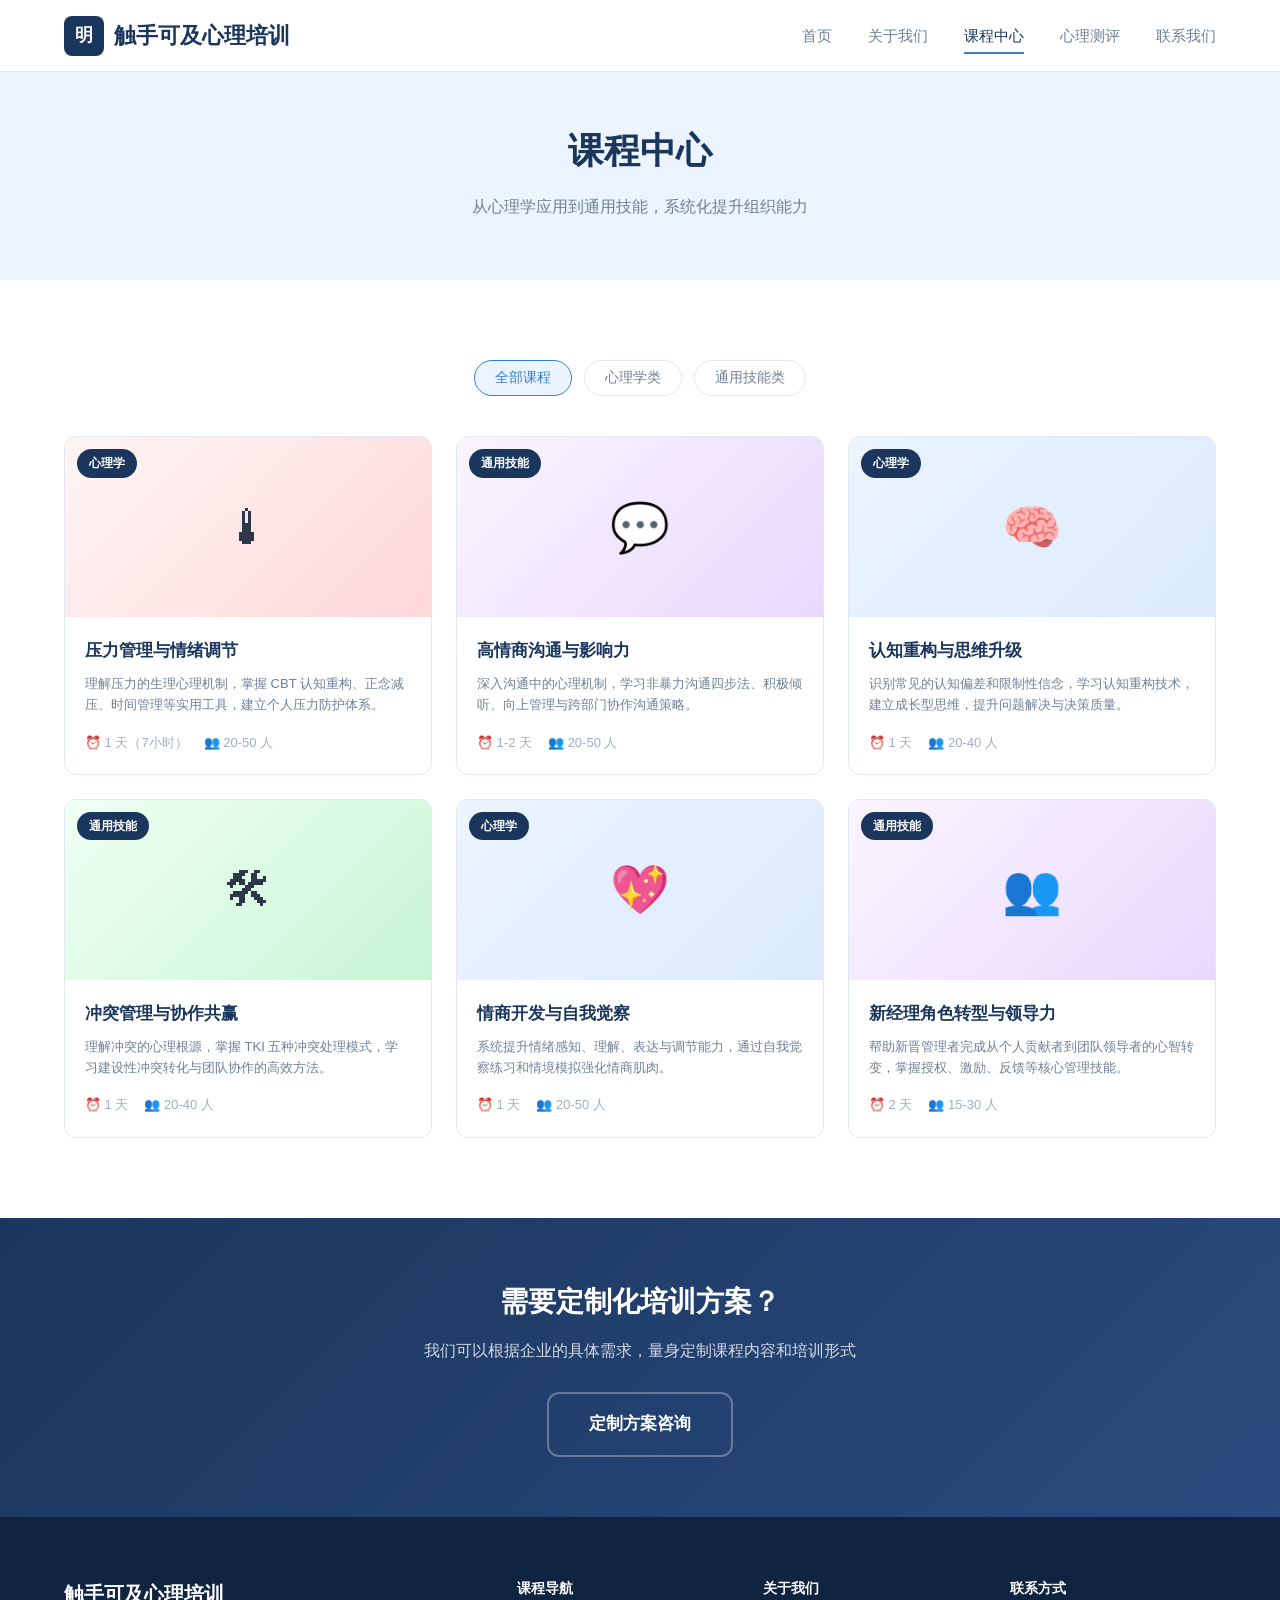
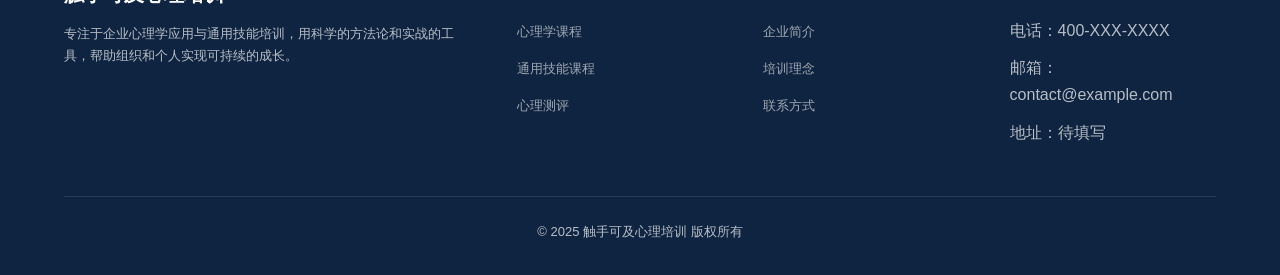
<file: courses.html>
<!DOCTYPE html>
<html lang="zh-CN">
<head>
  <meta charset="UTF-8">
  <meta name="viewport" content="width=device-width, initial-scale=1.0">
  <title>课程中心 - 触手可及心理培训</title>
  <link rel="stylesheet" href="css/style.css">
</head>
<body>

<nav class="nav">
  <div class="container">
    <a href="index.html" class="nav-logo">
      <span class="nav-logo-icon">明</span>
      触手可及心理培训
    </a>
    <ul class="nav-links">
      <li><a href="index.html">首页</a></li>
      <li><a href="about.html">关于我们</a></li>
      <li><a href="courses.html" class="active">课程中心</a></li>
      <li><a href="assessment.html">心理测评</a></li>
      <li><a href="contact.html">联系我们</a></li>
    </ul>
    <button class="mobile-toggle" aria-label="菜单">
      <span></span><span></span><span></span>
    </button>
  </div>
</nav>

<section class="page-hero">
  <div class="container">
    <h1>课程中心</h1>
    <p>从心理学应用到通用技能，系统化提升组织能力</p>
  </div>
</section>

<section class="section">
  <div class="container">
    <div class="filters">
      <button class="filter-btn active" data-filter="all">全部课程</button>
      <button class="filter-btn" data-filter="psychology">心理学类</button>
      <button class="filter-btn" data-filter="skill">通用技能类</button>
    </div>

    <div class="courses-grid" id="courses-grid">

      <div class="course-card" data-category="psychology">
        <div class="course-card-img stress">
          <span class="course-card-badge">心理学</span>
          &#127777;
        </div>
        <div class="course-card-body">
          <h3>压力管理与情绪调节</h3>
          <p>理解压力的生理心理机制，掌握 CBT 认知重构、正念减压、时间管理等实用工具，建立个人压力防护体系。</p>
          <div class="course-meta">
            <span>&#9200; 1 天（7小时）</span>
            <span>&#128101; 20-50 人</span>
          </div>
        </div>
      </div>

      <div class="course-card" data-category="skill">
        <div class="course-card-img comm">
          <span class="course-card-badge">通用技能</span>
          &#128172;
        </div>
        <div class="course-card-body">
          <h3>高情商沟通与影响力</h3>
          <p>深入沟通中的心理机制，学习非暴力沟通四步法、积极倾听、向上管理与跨部门协作沟通策略。</p>
          <div class="course-meta">
            <span>&#9200; 1-2 天</span>
            <span>&#128101; 20-50 人</span>
          </div>
        </div>
      </div>

      <div class="course-card" data-category="psychology">
        <div class="course-card-img psych">
          <span class="course-card-badge">心理学</span>
          &#129504;
        </div>
        <div class="course-card-body">
          <h3>认知重构与思维升级</h3>
          <p>识别常见的认知偏差和限制性信念，学习认知重构技术，建立成长型思维，提升问题解决与决策质量。</p>
          <div class="course-meta">
            <span>&#9200; 1 天</span>
            <span>&#128101; 20-40 人</span>
          </div>
        </div>
      </div>

      <div class="course-card" data-category="skill">
        <div class="course-card-img skill">
          <span class="course-card-badge">通用技能</span>
          &#128736;
        </div>
        <div class="course-card-body">
          <h3>冲突管理与协作共赢</h3>
          <p>理解冲突的心理根源，掌握 TKI 五种冲突处理模式，学习建设性冲突转化与团队协作的高效方法。</p>
          <div class="course-meta">
            <span>&#9200; 1 天</span>
            <span>&#128101; 20-40 人</span>
          </div>
        </div>
      </div>

      <div class="course-card" data-category="psychology">
        <div class="course-card-img psych">
          <span class="course-card-badge">心理学</span>
          &#128150;
        </div>
        <div class="course-card-body">
          <h3>情商开发与自我觉察</h3>
          <p>系统提升情绪感知、理解、表达与调节能力，通过自我觉察练习和情境模拟强化情商肌肉。</p>
          <div class="course-meta">
            <span>&#9200; 1 天</span>
            <span>&#128101; 20-50 人</span>
          </div>
        </div>
      </div>

      <div class="course-card" data-category="skill">
        <div class="course-card-img comm">
          <span class="course-card-badge">通用技能</span>
          &#128101;
        </div>
        <div class="course-card-body">
          <h3>新经理角色转型与领导力</h3>
          <p>帮助新晋管理者完成从个人贡献者到团队领导者的心智转变，掌握授权、激励、反馈等核心管理技能。</p>
          <div class="course-meta">
            <span>&#9200; 2 天</span>
            <span>&#128101; 15-30 人</span>
          </div>
        </div>
      </div>

    </div>
  </div>
</section>

<section class="cta-banner">
  <div class="container">
    <h2>需要定制化培训方案？</h2>
    <p>我们可以根据企业的具体需求，量身定制课程内容和培训形式</p>
    <a href="contact.html" class="btn btn-outline btn-lg">定制方案咨询</a>
  </div>
</section>

<footer class="footer">
  <div class="container">
    <div class="footer-grid">
      <div class="footer-brand">
        <h3>触手可及心理培训</h3>
        <p>专注于企业心理学应用与通用技能培训，用科学的方法论和实战的工具，帮助组织和个人实现可持续的成长。</p>
      </div>
      <div class="footer-col">
        <h4>课程导航</h4>
        <ul>
          <li><a href="courses.html">心理学课程</a></li>
          <li><a href="courses.html">通用技能课程</a></li>
          <li><a href="assessment.html">心理测评</a></li>
        </ul>
      </div>
      <div class="footer-col">
        <h4>关于我们</h4>
        <ul>
          <li><a href="about.html">企业简介</a></li>
          <li><a href="about.html">培训理念</a></li>
          <li><a href="contact.html">联系方式</a></li>
        </ul>
      </div>
      <div class="footer-col">
        <h4>联系方式</h4>
        <ul>
          <li>电话：400-XXX-XXXX</li>
          <li>邮箱：contact@example.com</li>
          <li>地址：待填写</li>
        </ul>
      </div>
    </div>
    <div class="footer-bottom">
      &copy; 2025 触手可及心理培训 版权所有
    </div>
  </div>
</footer>

<script src="js/main.js"></script>
<script>
document.querySelectorAll('.filter-btn').forEach(btn => {
  btn.addEventListener('click', function() {
    document.querySelectorAll('.filter-btn').forEach(b => b.classList.remove('active'));
    this.classList.add('active');

    const filter = this.getAttribute('data-filter');
    document.querySelectorAll('.course-card').forEach(card => {
      if (filter === 'all' || card.getAttribute('data-category') === filter) {
        card.style.display = '';
      } else {
        card.style.display = 'none';
      }
    });
  });
});
</script>
</body>
</html>
</file>
<file: css/style.css>
/* ===== CSS Variables ===== */
:root {
  --primary: #1a365d;
  --primary-light: #2a4a7f;
  --primary-dark: #0f2440;
  --accent: #3182ce;
  --accent-light: #ebf4ff;
  --text: #2d3748;
  --text-light: #718096;
  --text-muted: #a0aec0;
  --bg: #ffffff;
  --bg-light: #f7fafc;
  --bg-accent: #ebf4ff;
  --border: #e2e8f0;
  --success: #38a169;
  --warning: #dd6b20;
  --danger: #e53e3e;
  --shadow: 0 1px 3px rgba(0,0,0,0.08), 0 1px 2px rgba(0,0,0,0.06);
  --shadow-lg: 0 10px 25px rgba(0,0,0,0.1);
  --radius: 8px;
  --radius-lg: 12px;
  --max-width: 1200px;
  --nav-height: 72px;
  --transition: 0.2s ease;
}

/* ===== Reset & Base ===== */
*, *::before, *::after { box-sizing: border-box; margin: 0; padding: 0; }

html { scroll-behavior: smooth; }

body {
  font-family: -apple-system, BlinkMacSystemFont, "Segoe UI", "PingFang SC", "Microsoft YaHei", sans-serif;
  color: var(--text);
  background: var(--bg);
  line-height: 1.7;
  font-size: 16px;
  -webkit-font-smoothing: antialiased;
}

a { color: var(--accent); text-decoration: none; transition: color var(--transition); }
a:hover { color: var(--primary-light); }

img { max-width: 100%; height: auto; }

.container {
  max-width: var(--max-width);
  margin: 0 auto;
  padding: 0 24px;
}

/* ===== Navigation ===== */
.nav {
  position: fixed; top: 0; left: 0; right: 0; z-index: 1000;
  background: rgba(255,255,255,0.97);
  backdrop-filter: blur(10px);
  border-bottom: 1px solid var(--border);
  height: var(--nav-height);
}

.nav .container {
  display: flex;
  align-items: center;
  justify-content: space-between;
  height: 100%;
}

.nav-logo {
  font-size: 22px;
  font-weight: 700;
  color: var(--primary);
  display: flex;
  align-items: center;
  gap: 10px;
}

.nav-logo-icon {
  width: 40px;
  height: 40px;
  background: var(--primary);
  border-radius: var(--radius);
  display: flex;
  align-items: center;
  justify-content: center;
  color: #fff;
  font-size: 18px;
  font-weight: 700;
}

.nav-links {
  display: flex;
  list-style: none;
  gap: 36px;
}

.nav-links a {
  color: var(--text-light);
  font-size: 15px;
  font-weight: 500;
  padding: 8px 0;
  border-bottom: 2px solid transparent;
  transition: all var(--transition);
}

.nav-links a:hover,
.nav-links a.active {
  color: var(--primary);
  border-bottom-color: var(--accent);
}

.mobile-toggle {
  display: none;
  background: none;
  border: none;
  cursor: pointer;
  padding: 8px;
}

.mobile-toggle span {
  display: block;
  width: 24px;
  height: 2px;
  background: var(--text);
  margin: 5px 0;
  transition: var(--transition);
}

/* ===== Hero Section ===== */
.hero {
  padding: 140px 0 100px;
  background: linear-gradient(135deg, var(--primary) 0%, var(--primary-dark) 100%);
  color: #fff;
  text-align: center;
  position: relative;
  overflow: hidden;
}

.hero::before {
  content: '';
  position: absolute;
  top: -50%;
  right: -20%;
  width: 600px;
  height: 600px;
  background: radial-gradient(circle, rgba(49,130,206,0.2) 0%, transparent 70%);
  border-radius: 50%;
}

.hero::after {
  content: '';
  position: absolute;
  bottom: -30%;
  left: -10%;
  width: 400px;
  height: 400px;
  background: radial-gradient(circle, rgba(49,130,206,0.15) 0%, transparent 70%);
  border-radius: 50%;
}

.hero .container { position: relative; z-index: 1; }

.hero h1 {
  font-size: 44px;
  font-weight: 700;
  line-height: 1.3;
  margin-bottom: 20px;
  letter-spacing: -0.5px;
}

.hero p {
  font-size: 18px;
  color: rgba(255,255,255,0.85);
  max-width: 640px;
  margin: 0 auto 40px;
  line-height: 1.8;
}

.hero-buttons {
  display: flex;
  gap: 16px;
  justify-content: center;
  flex-wrap: wrap;
}

.btn {
  display: inline-flex;
  align-items: center;
  gap: 8px;
  padding: 14px 32px;
  border-radius: var(--radius);
  font-size: 16px;
  font-weight: 600;
  cursor: pointer;
  border: none;
  transition: all var(--transition);
  text-decoration: none;
}

.btn-primary {
  background: var(--accent);
  color: #fff;
}
.btn-primary:hover { background: var(--primary-light); color: #fff; }

.btn-outline {
  background: transparent;
  color: #fff;
  border: 2px solid rgba(255,255,255,0.3);
}
.btn-outline:hover { border-color: #fff; background: rgba(255,255,255,0.1); color: #fff; }

.btn-lg { padding: 16px 40px; font-size: 17px; border-radius: var(--radius-lg); }

/* ===== Section ===== */
.section {
  padding: 80px 0;
}

.section-header {
  text-align: center;
  margin-bottom: 56px;
}

.section-header h2 {
  font-size: 32px;
  font-weight: 700;
  color: var(--primary);
  margin-bottom: 12px;
}

.section-header p {
  font-size: 17px;
  color: var(--text-light);
  max-width: 560px;
  margin: 0 auto;
}

.section-header.light h2 { color: #fff; }
.section-header.light p { color: rgba(255,255,255,0.75); }

/* ===== Features Grid ===== */
.features-grid {
  display: grid;
  grid-template-columns: repeat(3, 1fr);
  gap: 24px;
}

.feature-card {
  padding: 36px 28px;
  border-radius: var(--radius-lg);
  background: var(--bg);
  border: 1px solid var(--border);
  transition: all var(--transition);
}

.feature-card:hover {
  border-color: var(--accent);
  box-shadow: var(--shadow-lg);
  transform: translateY(-2px);
}

.feature-icon {
  width: 56px;
  height: 56px;
  border-radius: var(--radius);
  display: flex;
  align-items: center;
  justify-content: center;
  font-size: 24px;
  margin-bottom: 20px;
}

.feature-icon.blue { background: var(--accent-light); color: var(--accent); }
.feature-icon.green { background: #f0fff4; color: var(--success); }
.feature-icon.orange { background: #fffaf0; color: var(--warning); }

.feature-card h3 {
  font-size: 18px;
  font-weight: 600;
  margin-bottom: 10px;
  color: var(--primary);
}

.feature-card p {
  font-size: 14px;
  color: var(--text-light);
  line-height: 1.7;
}

/* ===== Course Cards ===== */
.courses-grid {
  display: grid;
  grid-template-columns: repeat(3, 1fr);
  gap: 24px;
}

.course-card {
  border-radius: var(--radius-lg);
  overflow: hidden;
  border: 1px solid var(--border);
  background: var(--bg);
  transition: all var(--transition);
}

.course-card:hover {
  box-shadow: var(--shadow-lg);
  transform: translateY(-2px);
}

.course-card-img {
  height: 180px;
  display: flex;
  align-items: center;
  justify-content: center;
  font-size: 48px;
  position: relative;
}

.course-card-img.psych { background: linear-gradient(135deg, #ebf4ff 0%, #dbeafe 100%); }
.course-card-img.skill { background: linear-gradient(135deg, #f0fff4 0%, #c6f6d5 100%); }
.course-card-img.comm { background: linear-gradient(135deg, #faf5ff 0%, #e9d8fd 100%); }
.course-card-img.stress { background: linear-gradient(135deg, #fff5f5 0%, #fed7d7 100%); }

.course-card-badge {
  position: absolute;
  top: 12px;
  left: 12px;
  background: var(--primary);
  color: #fff;
  padding: 4px 12px;
  border-radius: 20px;
  font-size: 12px;
  font-weight: 600;
}

.course-card-body {
  padding: 20px;
}

.course-card-body h3 {
  font-size: 17px;
  font-weight: 600;
  color: var(--primary);
  margin-bottom: 8px;
}

.course-card-body p {
  font-size: 13px;
  color: var(--text-light);
  line-height: 1.6;
  margin-bottom: 16px;
}

.course-meta {
  display: flex;
  gap: 16px;
  font-size: 13px;
  color: var(--text-muted);
}

.course-meta span {
  display: flex;
  align-items: center;
  gap: 4px;
}

/* ===== CTA Banner ===== */
.cta-banner {
  background: linear-gradient(135deg, var(--primary) 0%, #2a4a7f 100%);
  padding: 60px 0;
  text-align: center;
  color: #fff;
}

.cta-banner h2 {
  font-size: 28px;
  font-weight: 700;
  margin-bottom: 12px;
}

.cta-banner p {
  font-size: 16px;
  color: rgba(255,255,255,0.8);
  max-width: 500px;
  margin: 0 auto 28px;
}

/* ===== Stats ===== */
.stats-grid {
  display: grid;
  grid-template-columns: repeat(4, 1fr);
  gap: 24px;
}

.stat-card {
  text-align: center;
  padding: 32px 20px;
}

.stat-number {
  font-size: 40px;
  font-weight: 700;
  color: var(--primary);
  margin-bottom: 8px;
}

.stat-label {
  font-size: 14px;
  color: var(--text-light);
}

/* ===== About Page ===== */
.page-hero {
  padding: 120px 0 60px;
  background: var(--bg-accent);
  text-align: center;
}

.page-hero h1 {
  font-size: 36px;
  font-weight: 700;
  color: var(--primary);
  margin-bottom: 12px;
}

.page-hero p {
  font-size: 16px;
  color: var(--text-light);
  max-width: 560px;
  margin: 0 auto;
}

.about-content {
  padding: 60px 0;
  display: grid;
  grid-template-columns: 1fr 1fr;
  gap: 60px;
  align-items: center;
}

.about-text h2 {
  font-size: 28px;
  font-weight: 700;
  color: var(--primary);
  margin-bottom: 20px;
}

.about-text p {
  font-size: 15px;
  color: var(--text-light);
  line-height: 1.8;
  margin-bottom: 16px;
}

.about-values {
  display: grid;
  grid-template-columns: 1fr 1fr;
  gap: 16px;
  margin-top: 28px;
}

.value-item {
  padding: 16px;
  background: var(--bg-accent);
  border-radius: var(--radius);
  border-left: 3px solid var(--accent);
}

.value-item h4 {
  font-size: 15px;
  font-weight: 600;
  color: var(--primary);
  margin-bottom: 4px;
}

.value-item p {
  font-size: 13px;
  margin-bottom: 0;
}

/* ===== Assessment Page ===== */
.assessment-container {
  max-width: 720px;
  margin: 0 auto;
}

.assessment-intro {
  text-align: center;
  margin-bottom: 40px;
}

.assessment-intro h2 {
  font-size: 24px;
  font-weight: 700;
  color: var(--primary);
  margin-bottom: 12px;
}

.assessment-intro p {
  font-size: 15px;
  color: var(--text-light);
  line-height: 1.7;
}

.assessment-form {
  background: var(--bg);
  border: 1px solid var(--border);
  border-radius: var(--radius-lg);
  padding: 32px;
}

.question-block {
  padding: 24px 0;
  border-bottom: 1px solid var(--border);
}

.question-block:last-child { border-bottom: none; }

.question-text {
  font-size: 16px;
  font-weight: 500;
  color: var(--text);
  margin-bottom: 16px;
}

.options-row {
  display: flex;
  gap: 12px;
}

.option-btn {
  flex: 1;
  padding: 12px 8px;
  border: 2px solid var(--border);
  border-radius: var(--radius);
  background: var(--bg);
  cursor: pointer;
  text-align: center;
  font-size: 14px;
  color: var(--text);
  transition: all var(--transition);
}

.option-btn:hover {
  border-color: var(--accent);
  background: var(--accent-light);
}

.option-btn.selected {
  border-color: var(--accent);
  background: var(--accent-light);
  color: var(--primary);
  font-weight: 600;
}

.option-label {
  display: block;
  font-size: 12px;
  color: var(--text-muted);
  margin-top: 4px;
}

.submit-btn {
  display: block;
  width: 100%;
  padding: 16px;
  margin-top: 32px;
  background: var(--accent);
  color: #fff;
  border: none;
  border-radius: var(--radius);
  font-size: 17px;
  font-weight: 600;
  cursor: pointer;
  transition: all var(--transition);
}

.submit-btn:hover { background: var(--primary-light); }
.submit-btn:disabled {
  background: var(--border);
  color: var(--text-muted);
  cursor: not-allowed;
}

/* Result Section */
.result-section {
  display: none;
}

.result-section.show { display: block; }

.result-card {
  background: var(--bg);
  border: 1px solid var(--border);
  border-radius: var(--radius-lg);
  padding: 40px;
  text-align: center;
}

.result-score {
  width: 120px;
  height: 120px;
  border-radius: 50%;
  display: flex;
  align-items: center;
  justify-content: center;
  margin: 0 auto 24px;
  font-size: 36px;
  font-weight: 700;
}

.result-score.low {
  background: #f0fff4;
  color: var(--success);
  border: 4px solid #c6f6d5;
}

.result-score.medium {
  background: #fffaf0;
  color: var(--warning);
  border: 4px solid #feebc8;
}

.result-score.high {
  background: #fff5f5;
  color: var(--danger);
  border: 4px solid #fed7d7;
}

.result-title {
  font-size: 22px;
  font-weight: 700;
  color: var(--primary);
  margin-bottom: 12px;
}

.result-desc {
  font-size: 15px;
  color: var(--text-light);
  line-height: 1.8;
  max-width: 500px;
  margin: 0 auto 28px;
}

.result-tips {
  background: var(--accent-light);
  border-radius: var(--radius);
  padding: 24px;
  text-align: left;
}

.result-tips h4 {
  font-size: 15px;
  font-weight: 600;
  color: var(--primary);
  margin-bottom: 12px;
}

.result-tips ul {
  list-style: none;
  font-size: 14px;
  color: var(--text-light);
  line-height: 2;
}

.result-tips li::before {
  content: '•';
  color: var(--accent);
  font-weight: 700;
  margin-right: 8px;
}

.retry-btn {
  display: inline-block;
  margin-top: 24px;
  padding: 12px 32px;
  background: transparent;
  border: 2px solid var(--accent);
  color: var(--accent);
  border-radius: var(--radius);
  font-size: 15px;
  font-weight: 600;
  cursor: pointer;
  transition: all var(--transition);
}

.retry-btn:hover { background: var(--accent); color: #fff; }

/* ===== Contact Page ===== */
.contact-grid {
  display: grid;
  grid-template-columns: 1fr 1fr;
  gap: 48px;
  align-items: start;
}

.contact-info h2 {
  font-size: 24px;
  font-weight: 700;
  color: var(--primary);
  margin-bottom: 24px;
}

.contact-item {
  display: flex;
  gap: 16px;
  margin-bottom: 24px;
}

.contact-icon {
  width: 44px;
  height: 44px;
  border-radius: var(--radius);
  background: var(--accent-light);
  display: flex;
  align-items: center;
  justify-content: center;
  font-size: 18px;
  flex-shrink: 0;
}

.contact-item h4 {
  font-size: 15px;
  font-weight: 600;
  color: var(--primary);
  margin-bottom: 2px;
}

.contact-item p {
  font-size: 14px;
  color: var(--text-light);
}

.contact-form {
  background: var(--bg);
  border: 1px solid var(--border);
  border-radius: var(--radius-lg);
  padding: 32px;
}

.form-group {
  margin-bottom: 20px;
}

.form-group label {
  display: block;
  font-size: 14px;
  font-weight: 500;
  color: var(--text);
  margin-bottom: 6px;
}

.form-group input,
.form-group textarea,
.form-group select {
  width: 100%;
  padding: 12px 16px;
  border: 1px solid var(--border);
  border-radius: var(--radius);
  font-size: 15px;
  font-family: inherit;
  color: var(--text);
  transition: border-color var(--transition);
}

.form-group input:focus,
.form-group textarea:focus,
.form-group select:focus {
  outline: none;
  border-color: var(--accent);
  box-shadow: 0 0 0 3px rgba(49,130,206,0.1);
}

.form-group textarea { resize: vertical; min-height: 100px; }

.form-submit {
  width: 100%;
  padding: 14px;
  background: var(--accent);
  color: #fff;
  border: none;
  border-radius: var(--radius);
  font-size: 16px;
  font-weight: 600;
  cursor: pointer;
  transition: background var(--transition);
}

.form-submit:hover { background: var(--primary-light); }

/* ===== Filters ===== */
.filters {
  display: flex;
  justify-content: center;
  gap: 12px;
  margin-bottom: 40px;
  flex-wrap: wrap;
}

.filter-btn {
  padding: 8px 20px;
  border: 1px solid var(--border);
  border-radius: 20px;
  background: var(--bg);
  color: var(--text-light);
  font-size: 14px;
  cursor: pointer;
  transition: all var(--transition);
}

.filter-btn:hover,
.filter-btn.active {
  border-color: var(--accent);
  background: var(--accent-light);
  color: var(--accent);
}

/* ===== Footer ===== */
.footer {
  background: var(--primary-dark);
  color: rgba(255,255,255,0.7);
  padding: 60px 0 32px;
}

.footer-grid {
  display: grid;
  grid-template-columns: 2fr 1fr 1fr 1fr;
  gap: 40px;
  margin-bottom: 40px;
}

.footer-brand h3 {
  font-size: 20px;
  font-weight: 700;
  color: #fff;
  margin-bottom: 12px;
}

.footer-brand p {
  font-size: 13px;
  line-height: 1.7;
}

.footer-col h4 {
  font-size: 14px;
  font-weight: 600;
  color: #fff;
  margin-bottom: 16px;
}

.footer-col ul { list-style: none; }

.footer-col li { margin-bottom: 10px; }

.footer-col a {
  font-size: 13px;
  color: rgba(255,255,255,0.6);
  transition: color var(--transition);
}

.footer-col a:hover { color: #fff; }

.footer-bottom {
  border-top: 1px solid rgba(255,255,255,0.1);
  padding-top: 24px;
  text-align: center;
  font-size: 13px;
}

/* ===== Utility ===== */
.bg-light { background: var(--bg-light); }

.text-center { text-align: center; }

.mt-2 { margin-top: 8px; }
.mt-4 { margin-top: 16px; }
.mt-6 { margin-top: 24px; }
.mt-8 { margin-top: 32px; }
.mb-2 { margin-bottom: 8px; }
.mb-4 { margin-bottom: 16px; }
.mb-6 { margin-bottom: 24px; }
.mb-8 { margin-bottom: 32px; }

/* ===== Responsive ===== */
@media (max-width: 768px) {
  .nav-links {
    position: fixed;
    top: var(--nav-height);
    left: 0; right: 0;
    background: var(--bg);
    flex-direction: column;
    gap: 0;
    padding: 16px 24px;
    border-bottom: 1px solid var(--border);
    display: none;
  }

  .nav-links.open { display: flex; }

  .nav-links a {
    padding: 14px 0;
    border-bottom: 1px solid var(--border);
  }

  .nav-links a:last-child { border-bottom: none; }

  .mobile-toggle { display: block; }

  .hero h1 { font-size: 30px; }
  .hero p { font-size: 15px; }

  .features-grid,
  .courses-grid,
  .stats-grid { grid-template-columns: 1fr; }

  .about-content { grid-template-columns: 1fr; gap: 32px; }

  .contact-grid { grid-template-columns: 1fr; }

  .footer-grid { grid-template-columns: 1fr 1fr; }

  .about-values { grid-template-columns: 1fr; }

  .options-row { flex-direction: column; }

  .section { padding: 48px 0; }

  .section-header h2 { font-size: 26px; }
}

@media (max-width: 480px) {
  .footer-grid { grid-template-columns: 1fr; }
  .hero-buttons { flex-direction: column; align-items: center; }
}
</file>
